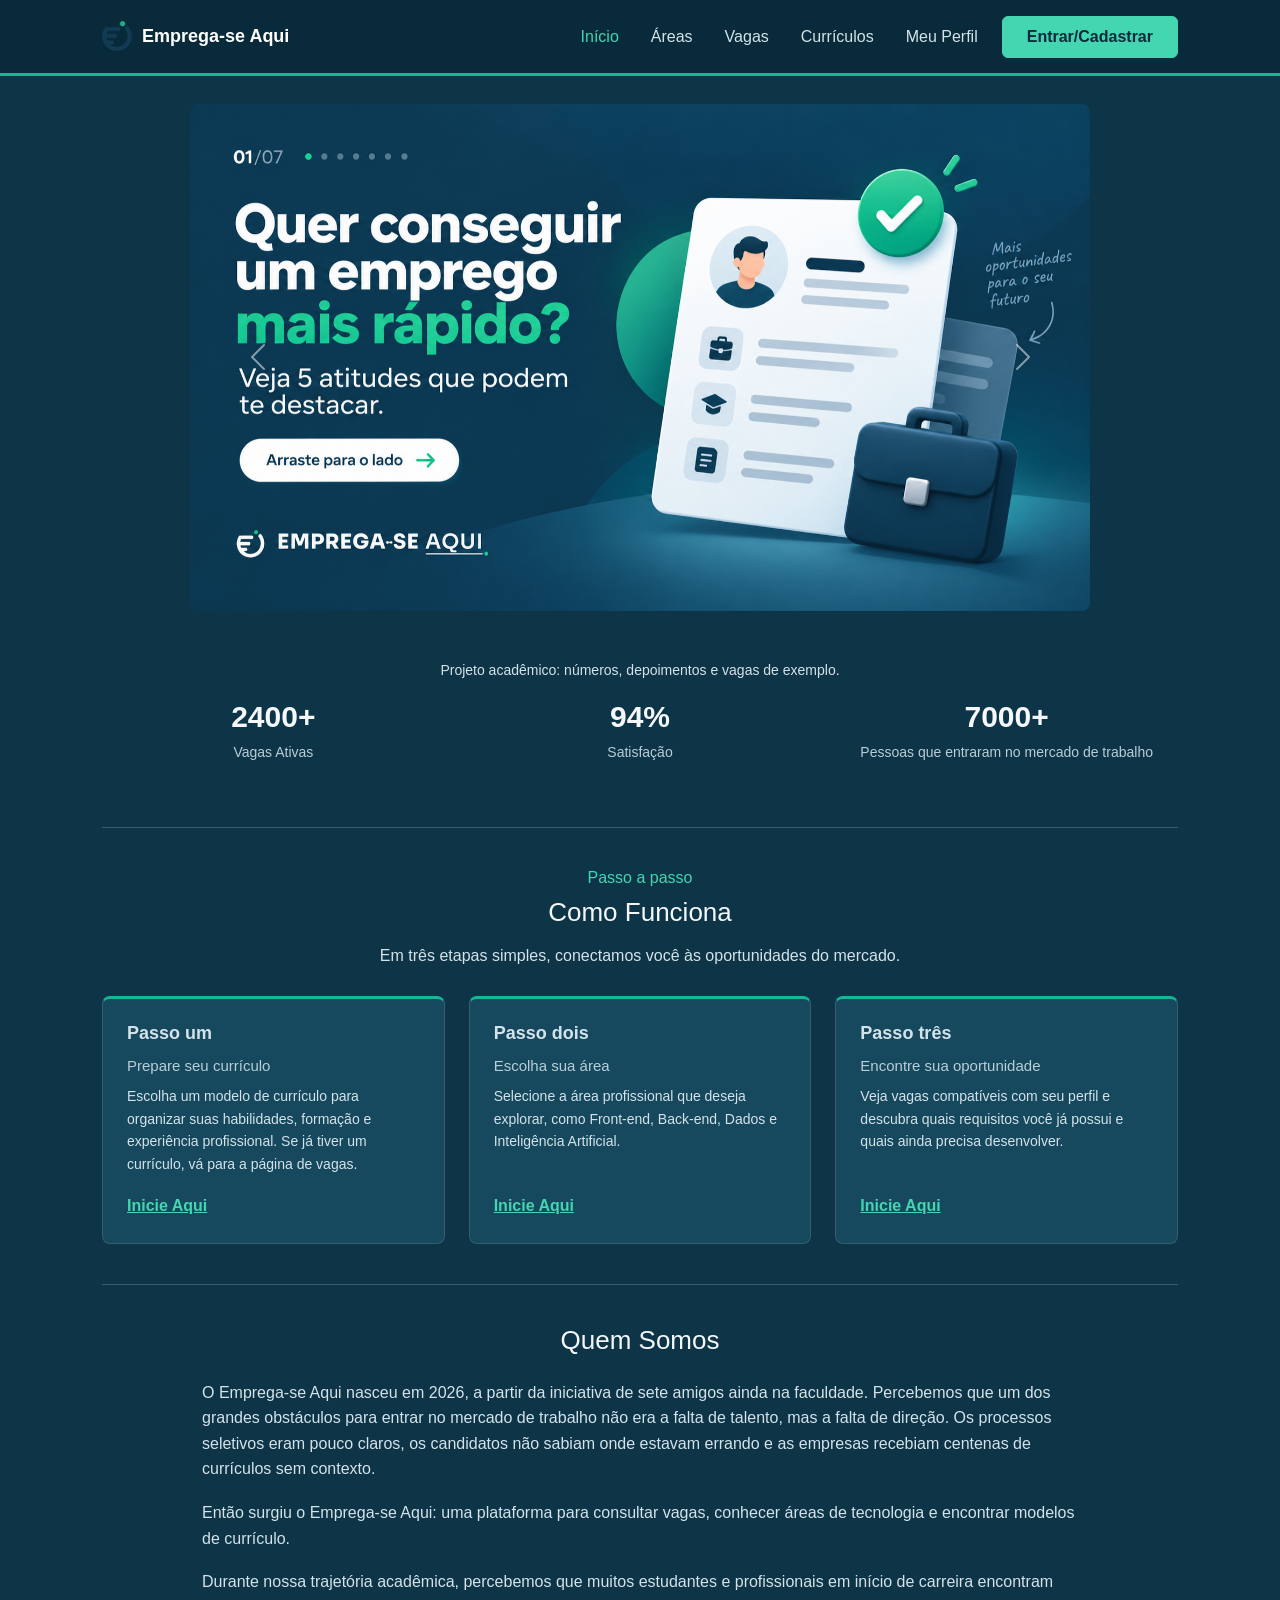
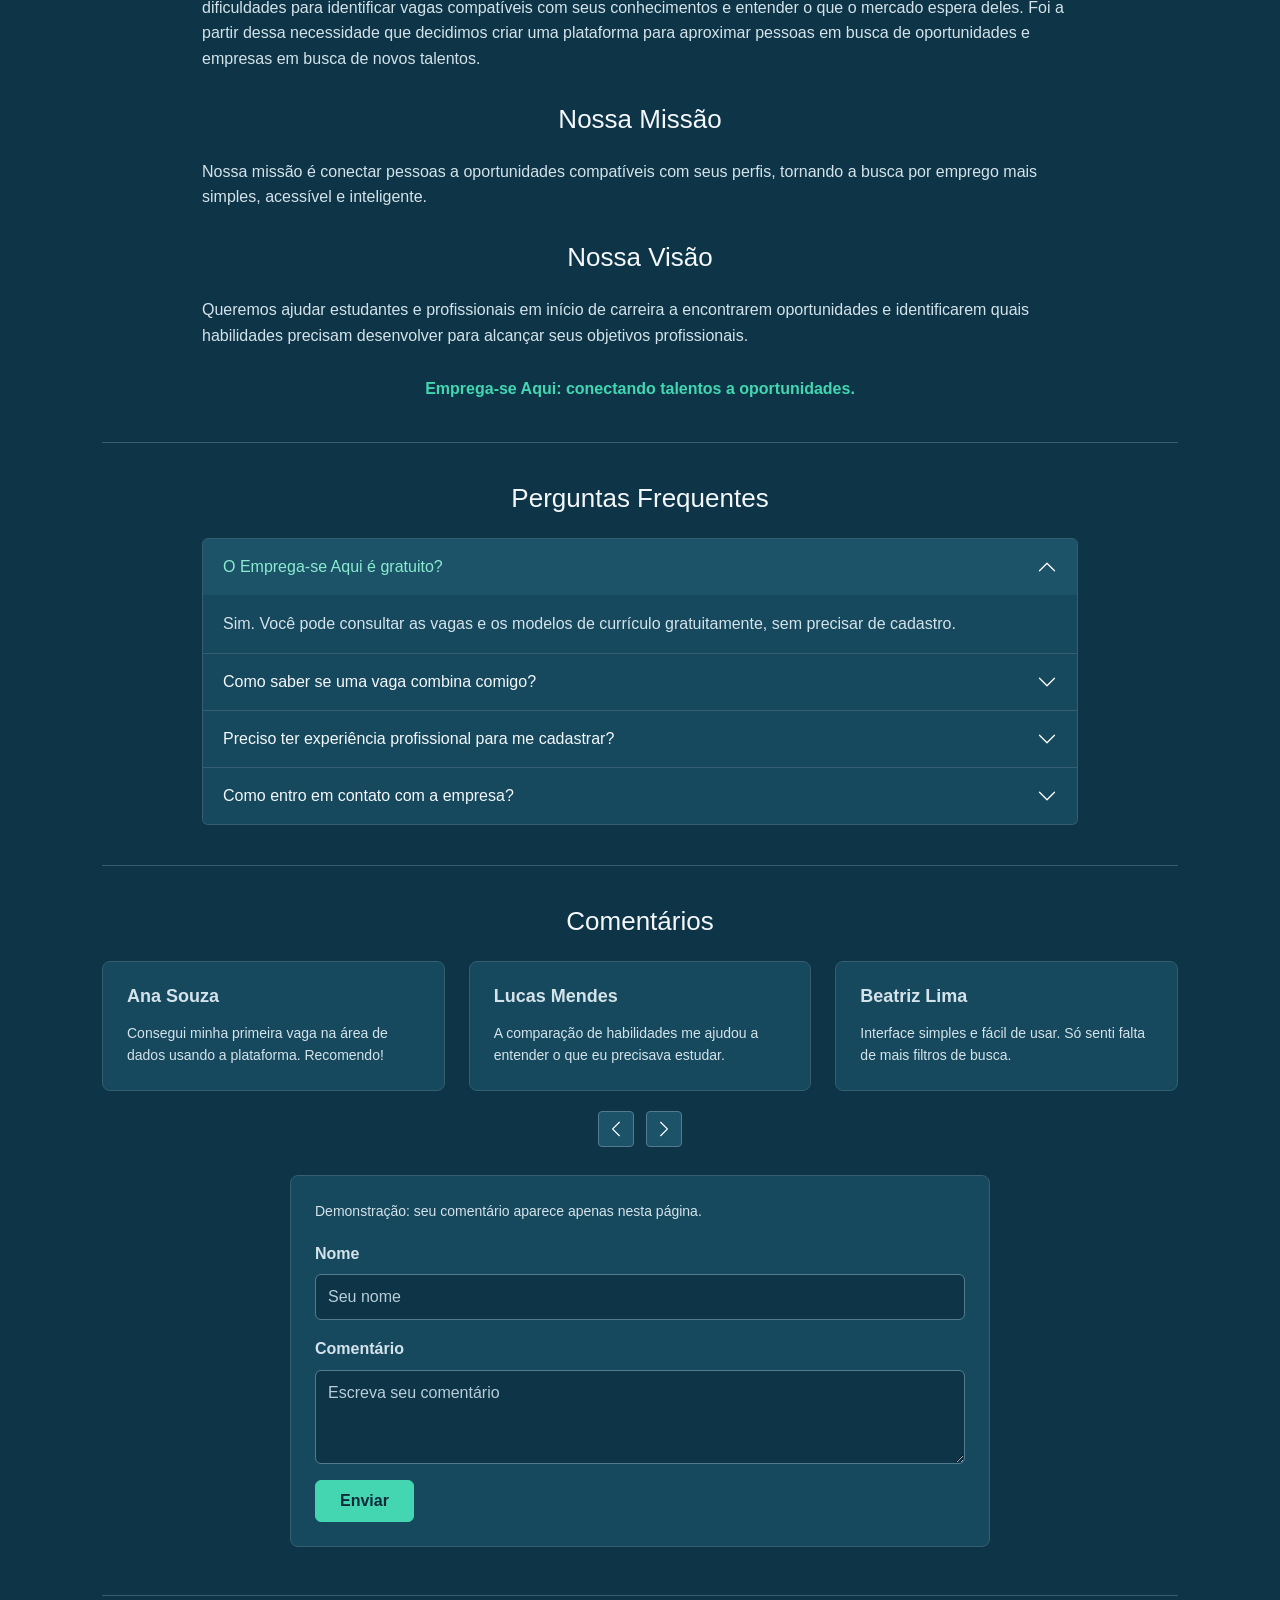
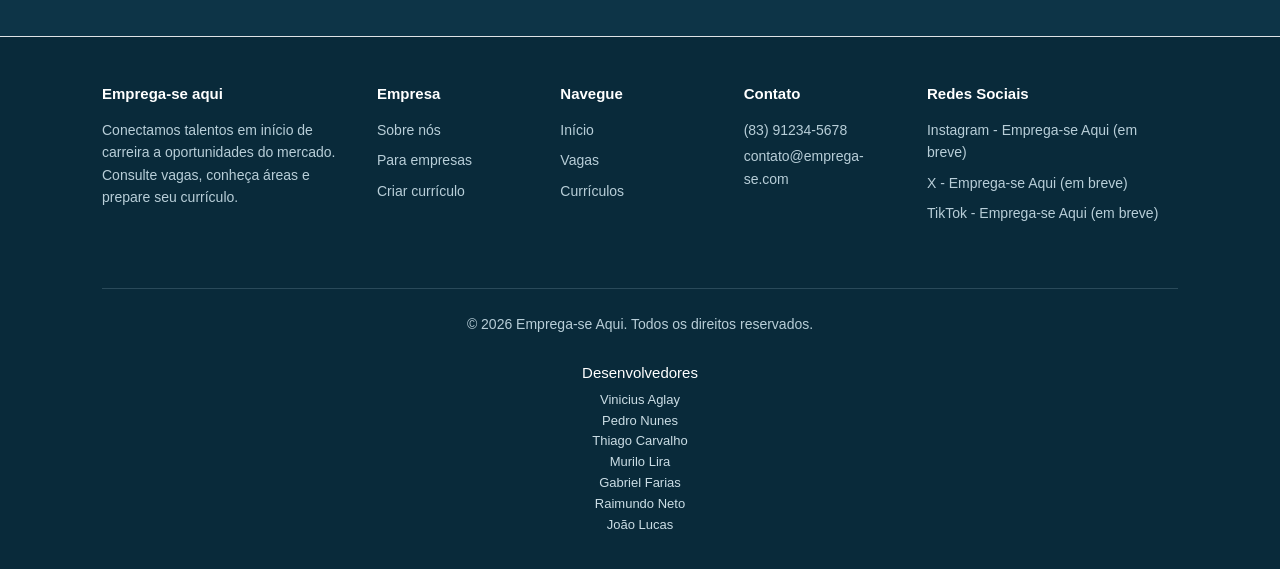
<file: index.html>
<!doctype html>
<html lang="pt-br">
  <head>
    <meta charset="UTF-8" />
    <meta name="viewport" content="width=device-width, initial-scale=1.0" />
    <link rel="stylesheet" href="https://cdn.jsdelivr.net/npm/bootstrap@5.3.8/dist/css/bootstrap.min.css">
    <link rel="stylesheet" href="styles.css" />
    <title>Emprega-se Aqui</title>
  </head>

  <body>
    <!-- NAV BAR -->
    <nav class="navbar navbar-expand-lg" data-bs-theme="dark">
      <div class="container">
        <a class="navbar-brand" href="index.html">
          <img src="logo_emprega_se_aqui_30x35.png" alt="Logo Emprega-se Aqui" width="30" height="35">
          Emprega-se Aqui
        </a>
        <button class="navbar-toggler" type="button" data-bs-toggle="collapse" data-bs-target="#navbarNav"
          aria-controls="navbarNav" aria-expanded="false" aria-label="Abrir menu">
          <span class="navbar-toggler-icon"></span>
        </button>
        <div class="collapse navbar-collapse" id="navbarNav">
          <ul class="navbar-nav align-items-lg-center">
            <li class="nav-item"><a class="nav-link active" aria-current="page" href="index.html">Início</a></li>
            <li class="nav-item"><a class="nav-link" href="area.html">Áreas</a></li>
            <li class="nav-item"><a class="nav-link" href="vagas.html">Vagas</a></li>
            <li class="nav-item"><a class="nav-link" href="curriculo.html">Currículos</a></li>
            <li class="nav-item"><a class="nav-link" href="perfil.html">Meu Perfil</a></li>
            <li class="nav-item"><a class="btn btn-primary acesso-empresa" href="empresa.html">Entrar/Cadastrar</a></li>
          </ul>
        </div>
      </div>
    </nav>

    <!-- Banners -->

    <div id="carouselBanner" class="carousel slide">
      <div class="carousel-inner">
        <div class="carousel-item active">
          <img
            src="01_conquiste_seu_emprego_mais_rapido.png"
            class="d-block w-100"
            alt="Conquiste seu emprego mais rápido"
          />
        </div>
        <div class="carousel-item">
          <img
            src="02_nao_e_so_experiencia_e_talento.png"
            class="d-block w-100"
            alt="Não é só experiência, é talento"
          />
        </div>
        <div class="carousel-item">
          <img
            src="03_atualize_seu_curriculo_com_confianca.png"
            class="d-block w-100"
            alt="Atualize seu currículo com confiança"
          />
        </div>
        <div class="carousel-item">
          <img
            src="04_adapte_se_a_vaga_analise_e_destaque_seu_curriculo.png"
            class="d-block w-100"
            alt="Adapte seu currículo à vaga"
          />
        </div>
        <div class="carousel-item">
          <img
            src="05_cuide_do_seu_perfil_profissional.png"
            class="d-block w-100"
            alt="Cuide do seu perfil profissional"
          />
        </div>
        <div class="carousel-item">
          <img
            src="06_prepare_se_para_grandes_entrevistas.png"
            class="d-block w-100"
            alt="Prepare-se para entrevistas"
          />
        </div>
        <div class="carousel-item">
          <img
            src="07_seu_proximo_emprego_comeca_hoje.png"
            class="d-block w-100"
            alt="Seu próximo emprego começa hoje"
          />
        </div>
      </div>
      <button
        class="carousel-control-prev"
        type="button"
        data-bs-target="#carouselBanner"
        data-bs-slide="prev"
      >
        <span class="carousel-control-prev-icon" aria-hidden="true"></span>
        <span class="visually-hidden">Anterior</span>
      </button>
      <button
        class="carousel-control-next"
        type="button"
        data-bs-target="#carouselBanner"
        data-bs-slide="next"
      >
        <span class="carousel-control-next-icon" aria-hidden="true"></span>
        <span class="visually-hidden">Próximo</span>
      </button>
    </div>

    <!--Grid cards-->

    <div class="container text-center my-5 estatisticas">
      <p class="small">Projeto acadêmico: números, depoimentos e vagas de exemplo.</p>
      <div class="row">
        <div class="col-md-4 mb-3">
          <h3 class="fw-bold">2400+</h3>
          <p class="text-muted mb-0">Vagas Ativas</p>
        </div>
        <div class="col-md-4 mb-3">
          <h3 class="fw-bold">94%</h3>
          <p class="text-muted mb-0">Satisfação</p>
        </div>
        <div class="col-md-4 mb-3">
          <h3 class="fw-bold">7000+</h3>
          <p class="text-muted mb-0">
            Pessoas que entraram no mercado de trabalho
          </p>
        </div>
      </div>
    </div>

    <hr />

    <!--Como funciona-->
    <div class="container como-funciona">
      <h6>Passo a passo</h6>
      <h3>Como Funciona</h3>
      <p>
        Em três etapas simples, conectamos você às oportunidades do mercado.
      </p>
    </div>

    <div class="cards container">
      <div class="card">
        <div class="card-body">
          <h5 class="card-title">Passo um</h5>
          <h6 class="card-subtitle mb-2 text-body-secondary">
            Prepare seu currículo
          </h6>
          <p class="card-text">
            Escolha um modelo de currículo para organizar suas habilidades, formação e
            experiência profissional. Se já tiver um currículo, vá para a página de vagas.
          </p>
          <a href="curriculo.html" class="card-link"> Inicie Aqui</a>
        </div>
      </div>

      <div class="card">
        <div class="card-body">
          <h5 class="card-title">Passo dois</h5>
          <h6 class="card-subtitle mb-2 text-body-secondary">
            Escolha sua área
          </h6>
          <p class="card-text">
            Selecione a área profissional que deseja explorar, como Front-end,
            Back-end, Dados e Inteligência Artificial.
          </p>
          <a href="area.html" class="card-link"> Inicie Aqui</a>
        </div>
      </div>

      <div class="card">
        <div class="card-body">
          <h5 class="card-title">Passo três</h5>
          <h6 class="card-subtitle mb-2 text-body-secondary">
            Encontre sua oportunidade
          </h6>
          <p class="card-text">
            Veja vagas compatíveis com seu perfil e descubra quais requisitos
            você já possui e quais ainda precisa desenvolver.
          </p>
          <a href="vagas.html" class="card-link"> Inicie Aqui</a>
        </div>
      </div>
    </div>

    <hr />

    <!--Quem Somos -->
    <div class="container quem-somos" id="sobre-nos">
      <h2>Quem Somos</h2>
      <p>
        O Emprega-se Aqui nasceu em 2026, a partir da iniciativa de sete amigos
        ainda na faculdade. Percebemos que um dos grandes obstáculos para entrar
        no mercado de trabalho não era a falta de talento, mas a falta de
        direção. Os processos seletivos eram pouco claros, os candidatos não
        sabiam onde estavam errando e as empresas recebiam centenas de
        currículos sem contexto.
      </p>

      <p>
        Então surgiu o Emprega-se Aqui: uma plataforma para consultar vagas,
        conhecer áreas de tecnologia e encontrar modelos de currículo.
      </p>

      <p>
        Durante nossa trajetória acadêmica, percebemos que muitos estudantes e
        profissionais em início de carreira encontram dificuldades para
        identificar vagas compatíveis com seus conhecimentos e entender o que o
        mercado espera deles. Foi a partir dessa necessidade que decidimos criar
        uma plataforma para aproximar pessoas em busca de oportunidades e
        empresas em busca de novos talentos.
      </p>

      <h2>Nossa Missão</h2>
      <p>
        Nossa missão é conectar pessoas a oportunidades compatíveis com seus
        perfis, tornando a busca por emprego mais simples, acessível e
        inteligente.
      </p>

      <h2>Nossa Visão</h2>
      <p>
        Queremos ajudar estudantes e profissionais em início de carreira a
        encontrarem oportunidades e identificarem quais habilidades precisam
        desenvolver para alcançar seus objetivos profissionais.
      </p>

      <b>Emprega-se Aqui: conectando talentos a oportunidades.</b>
    </div>

    <hr />

    <!--FAQ-->
    <div class="container faq-section">
      <h2>Perguntas Frequentes</h2>
      <div class="accordion" id="faqAccordion">
        <div class="accordion-item">
          <h2 class="accordion-header">
            <button
              class="accordion-button"
              type="button"
              data-bs-toggle="collapse"
              data-bs-target="#faq1"
            >
              O Emprega-se Aqui é gratuito?
            </button>
          </h2>
          <div
            id="faq1"
            class="accordion-collapse collapse show"
            data-bs-parent="#faqAccordion"
          >
            <div class="accordion-body">
              Sim. Você pode consultar as vagas e os modelos de currículo
              gratuitamente, sem precisar de cadastro.
            </div>
          </div>
        </div>
        <div class="accordion-item">
          <h2 class="accordion-header">
            <button
              class="accordion-button collapsed"
              type="button"
              data-bs-toggle="collapse"
              data-bs-target="#faq2"
            >
              Como saber se uma vaga combina comigo?
            </button>
          </h2>
          <div
            id="faq2"
            class="accordion-collapse collapse"
            data-bs-parent="#faqAccordion"
          >
            <div class="accordion-body">
              Confira as habilidades listadas na vaga e compare com o que
              você já sabe. A comparação automática ainda não está disponível.
            </div>
          </div>
        </div>
        <div class="accordion-item">
          <h2 class="accordion-header">
            <button
              class="accordion-button collapsed"
              type="button"
              data-bs-toggle="collapse"
              data-bs-target="#faq3"
            >
              Preciso ter experiência profissional para me cadastrar?
            </button>
          </h2>
          <div
            id="faq3"
            class="accordion-collapse collapse"
            data-bs-parent="#faqAccordion"
          >
            <div class="accordion-body">
              Não. A plataforma é voltada também para estudantes e profissionais
              em início de carreira.
            </div>
          </div>
        </div>
        <div class="accordion-item">
          <h2 class="accordion-header">
            <button
              class="accordion-button collapsed"
              type="button"
              data-bs-toggle="collapse"
              data-bs-target="#faq4"
            >
              Como entro em contato com a empresa?
            </button>
          </h2>
          <div
            id="faq4"
            class="accordion-collapse collapse"
            data-bs-parent="#faqAccordion"
          >
            <div class="accordion-body">
              Abra os detalhes da vaga para consultar o contato informado.
              As vagas de exemplo não recebem candidaturas reais.
            </div>
          </div>
        </div>
      </div>
    </div>

    <hr />

    <!--Comentários-->
    <div class="container comments-section">
      <h2>Comentários</h2>

      <div
        id="commentsCarousel"
        class="carousel slide comments-carousel"
        data-bs-ride="carousel"
      >
        <div class="carousel-inner">
          <div class="carousel-item active">
            <div class="comment-slide">
              <div class="card comment-card">
                <div class="card-body">
                  <h5 class="card-title">Ana Souza</h5>
                  <p class="card-text">
                    Consegui minha primeira vaga na área de dados usando a
                    plataforma. Recomendo!
                  </p>
                </div>
              </div>
              <div class="card comment-card">
                <div class="card-body">
                  <h5 class="card-title">Lucas Mendes</h5>
                  <p class="card-text">
                    A comparação de habilidades me ajudou a entender o que eu
                    precisava estudar.
                  </p>
                </div>
              </div>
              <div class="card comment-card">
                <div class="card-body">
                  <h5 class="card-title">Beatriz Lima</h5>
                  <p class="card-text">
                    Interface simples e fácil de usar. Só senti falta de mais
                    filtros de busca.
                  </p>
                </div>
              </div>
            </div>
          </div>
          <div class="carousel-item">
            <div class="comment-slide">
              <div class="card comment-card">
                <div class="card-body">
                  <h5 class="card-title">Rafael Costa</h5>
                  <p class="card-text">
                    Muito bom para quem está começando na área de tecnologia.
                  </p>
                </div>
              </div>
              <div class="card comment-card">
                <div class="card-body">
                  <h5 class="card-title">Juliana Alves</h5>
                  <p class="card-text">
                    Gostei bastante do passo a passo, ficou tudo bem explicado.
                  </p>
                </div>
              </div>
              <div class="card comment-card">
                <div class="card-body">
                  <h5 class="card-title">Marcos Vieira</h5>
                  <p class="card-text">
                    Encontrei uma vaga compatível com meu perfil em poucos dias.
                  </p>
                </div>
              </div>
            </div>
          </div>
        </div>
        <button
          class="carousel-control-prev"
          type="button"
          data-bs-target="#commentsCarousel"
          aria-label="Comentários anteriores"
          data-bs-slide="prev"
        >
          <span class="carousel-control-prev-icon" aria-hidden="true"></span>
        </button>
        <button
          class="carousel-control-next"
          type="button"
          data-bs-target="#commentsCarousel"
          aria-label="Próximos comentários"
          data-bs-slide="next"
        >
          <span class="carousel-control-next-icon" aria-hidden="true"></span>
        </button>
      </div>

      <div id="novosComentarios"></div>
      <form class="comment-form">
        <p class="small">Demonstração: seu comentário aparece apenas nesta página.</p>
        <div class="mb-3">
          <label for="commentName" class="form-label">Nome</label>
          <input
            type="text"
            class="form-control"
            id="commentName" required maxlength="80"
            placeholder="Seu nome"
          />
        </div>
        <div class="mb-3">
          <label for="commentText" class="form-label">Comentário</label>
          <textarea
            class="form-control"
            id="commentText" required maxlength="500"
            rows="3"
            placeholder="Escreva seu comentário"
          ></textarea>
        </div>
        <button type="submit" class="btn btn-primary">Enviar</button>
        <p id="avisoComentario" role="status" aria-atomic="true" tabindex="-1" class="mt-3 mb-0" hidden></p>
      </form>
    </div>

    <hr />
    <!-- FOOTER -->
    <footer class="pt-5 pb-3 border-top">
      <div class="container">
        <div class="row">
          <div class="col-md-3 mb-4">
            <h5 class="fw-bold mb-3">Emprega-se aqui</h5>
            <p class="text-muted small">
              Conectamos talentos em início de carreira a oportunidades do mercado.
              Consulte vagas, conheça áreas e prepare seu currículo.
            </p>
          </div>

          <div class="col-md-2 mb-4">
            <h5 class="fw-bold mb-3">Empresa</h5>
            <ul class="list-unstyled small">
              <li class="mb-2">
                <a href="index.html#sobre-nos" class="text-decoration-none text-secondary"
                  >Sobre nós</a>
              </li>
              <li class="mb-2">
                <a href="empresa.html" class="text-decoration-none text-secondary"
                  >Para empresas</a>
              </li>
              <li class="mb-2">
                <a href="curriculo.html" class="text-decoration-none text-secondary"
                  >Criar currículo</a>
              </li>
            </ul>
          </div>

          <div class="col-md-2 mb-4">
            <h5 class="fw-bold mb-3">Navegue</h5>
            <ul class="list-unstyled small">
              <li class="mb-2">
                <a href="index.html" class="text-decoration-none text-secondary"
                  >Início</a>
              </li>
              <li class="mb-2">
                <a href="vagas.html" class="text-decoration-none text-secondary"
                  >Vagas</a>
              </li>
              <li class="mb-2">
                <a href="curriculo.html" class="text-decoration-none text-secondary"
                  >Currículos</a>
              </li>
            </ul>
          </div>

          <div class="col-md-2 mb-4">
            <h5 class="fw-bold mb-3">Contato</h5>
            <p class="small text-muted mb-1">(83) 91234-5678</p>
            <p class="small text-muted">contato@emprega-se.com</p>
          </div>

          <div class="col-md-3 mb-4">
            <h5 class="fw-bold mb-3">Redes Sociais</h5>
            <ul class="list-unstyled small">
              <li class="mb-2">
                <span class="text-secondary">Instagram - Emprega-se Aqui (em breve)</span>
              </li>
              <li class="mb-2">
                <span class="text-secondary">X - Emprega-se Aqui (em breve)</span>
              </li>
              <li class="mb-2">
                <span class="text-secondary">TikTok - Emprega-se Aqui (em breve)</span>
              </li>
            </ul>
          </div>
        </div>

        <hr class="my-4" />

        <div class="text-center">
          <p class="text-muted small mb-0">
            &copy; 2026 Emprega-se Aqui. Todos os direitos reservados.
          </p>
        </div>

        <div class="desenvolvedores">
          <h6>Desenvolvedores</h6>
          <p>
            Vinicius Aglay <br />
            Pedro Nunes <br />
            Thiago Carvalho <br />
            Murilo Lira <br />
            Gabriel Farias <br />
            Raimundo Neto <br />
            João Lucas
          </p>
        </div>
      </div>
    </footer>

    
      <script src="https://cdn.jsdelivr.net/npm/bootstrap@5.3.8/dist/js/bootstrap.bundle.min.js"></script>
    <script src="script.js"></script>
</body>
</html>
</file>
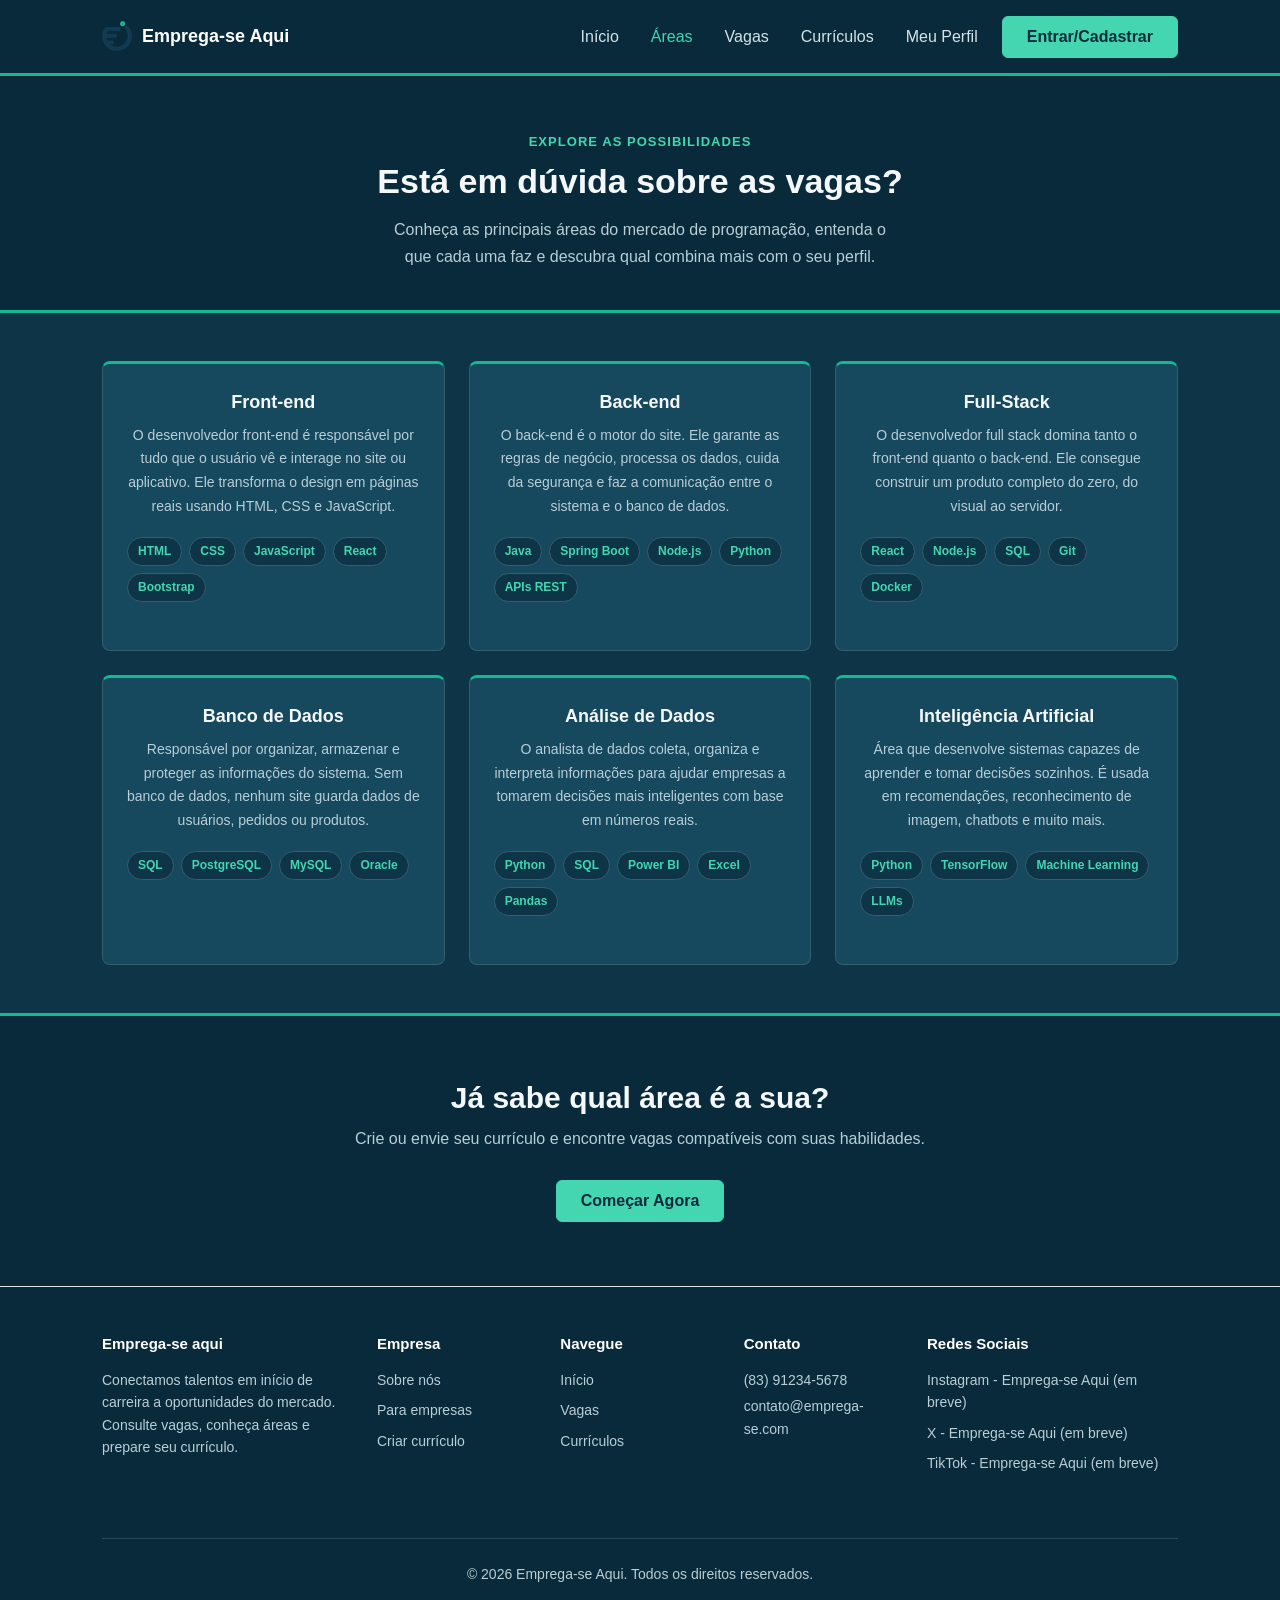
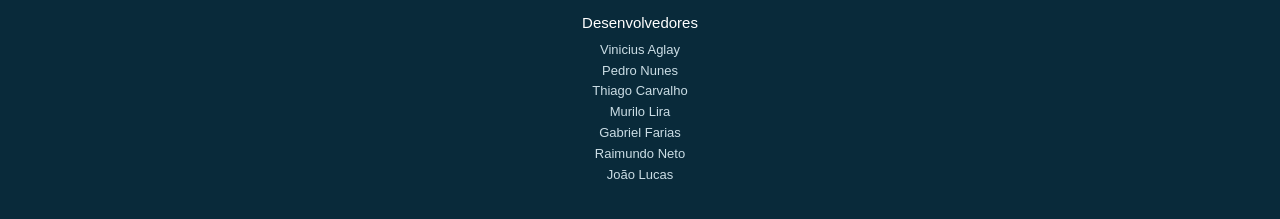
<file: area.html>
<!DOCTYPE html>
<html lang="pt-br">

<head>
    <meta charset="UTF-8">
    <meta name="viewport" content="width=device-width, initial-scale=1.0">

    <title>Áreas — Emprega-se Aqui</title>

    <link rel="stylesheet" href="https://cdn.jsdelivr.net/npm/bootstrap@5.3.8/dist/css/bootstrap.min.css">

    <link rel="stylesheet" href="styles.css">
</head>

<body>

    <nav class="navbar navbar-expand-lg" data-bs-theme="dark">
      <div class="container">
        <a class="navbar-brand" href="index.html">
          <img src="logo_emprega_se_aqui_30x35.png" alt="Logo Emprega-se Aqui" width="30" height="35">
          Emprega-se Aqui
        </a>
        <button class="navbar-toggler" type="button" data-bs-toggle="collapse" data-bs-target="#navbarNav"
          aria-controls="navbarNav" aria-expanded="false" aria-label="Abrir menu">
          <span class="navbar-toggler-icon"></span>
        </button>
        <div class="collapse navbar-collapse" id="navbarNav">
          <ul class="navbar-nav align-items-lg-center">
            <li class="nav-item"><a class="nav-link" href="index.html">Início</a></li>
            <li class="nav-item"><a class="nav-link active" aria-current="page" href="area.html">Áreas</a></li>
            <li class="nav-item"><a class="nav-link" href="vagas.html">Vagas</a></li>
            <li class="nav-item"><a class="nav-link" href="curriculo.html">Currículos</a></li>
            <li class="nav-item"><a class="nav-link" href="perfil.html">Meu Perfil</a></li>
            <li class="nav-item"><a class="btn btn-primary acesso-empresa" href="empresa.html">Entrar/Cadastrar</a></li>
          </ul>
        </div>
      </div>
    </nav>
    
    <div class="areas-hero">
        <div class="container">
            <p class="areas-rotulo">Explore as possibilidades</p>
            <h1 class="areas-titulo">Está em dúvida sobre as vagas?</h1>
            <p class="areas-subtitulo">
                Conheça as principais áreas do mercado de programação, entenda o que cada uma
                faz e descubra qual combina mais com o seu perfil.
            </p>
        </div>
    </div>


    <div class="container my-5">
        <div class="row g-4">

            <!-- Front-end -->
            <div class="col-md-6 col-lg-4">
                <div class="area-card text-center">
                    <h5 class="area-nome">Front-end</h5>
                    <p class="area-desc">
                        O desenvolvedor front-end é responsável por tudo que o usuário vê e interage no site ou aplicativo.
                        Ele transforma o design em páginas reais usando HTML, CSS e JavaScript.
                    </p>
                    <div class="area-techs">
                        <span class="tech-tag">HTML</span>
                        <span class="tech-tag">CSS</span>
                        <span class="tech-tag">JavaScript</span>
                        <span class="tech-tag">React</span>
                        <span class="tech-tag">Bootstrap</span>
                    </div>
                </div>
            </div>

            <!-- Back-end -->
            <div class="col-md-6 col-lg-4">
                <div class="area-card text-center">
                    <h5 class="area-nome">Back-end</h5>
                    <p class="area-desc">
                        O back-end é o motor do site. Ele garante as regras de negócio, processa os dados,
                        cuida da segurança e faz a comunicação entre o sistema e o banco de dados.
                    </p>
                    <div class="area-techs">
                        <span class="tech-tag">Java</span>
                        <span class="tech-tag">Spring Boot</span>
                        <span class="tech-tag">Node.js</span>
                        <span class="tech-tag">Python</span>
                        <span class="tech-tag">APIs REST</span>
                    </div>
                </div>
            </div>

            <!-- Full-Stack -->
            <div class="col-md-6 col-lg-4">
                <div class="area-card text-center">
                    <h5 class="area-nome">Full-Stack</h5>
                    <p class="area-desc">
                        O desenvolvedor full stack domina tanto o front-end quanto o back-end.
                        Ele consegue construir um produto completo do zero, do visual ao servidor.
                    </p>
                    <div class="area-techs">
                        <span class="tech-tag">React</span>
                        <span class="tech-tag">Node.js</span>
                        <span class="tech-tag">SQL</span>
                        <span class="tech-tag">Git</span>
                        <span class="tech-tag">Docker</span>
                    </div>
                </div>
            </div>

            <!-- Banco de Dados -->
            <div class="col-md-6 col-lg-4">
                <div class="area-card text-center">
                    <h5 class="area-nome">Banco de Dados</h5>
                    <p class="area-desc">
                        Responsável por organizar, armazenar e proteger as informações do sistema.
                        Sem banco de dados, nenhum site guarda dados de usuários, pedidos ou produtos.
                    </p>
                    <div class="area-techs">
                        <span class="tech-tag">SQL</span>
                        <span class="tech-tag">PostgreSQL</span>
                        <span class="tech-tag">MySQL</span>
                        <span class="tech-tag">Oracle</span>
                    </div>
                </div>
            </div>

            <!-- Análise de Dados -->
            <div class="col-md-6 col-lg-4">
                <div class="area-card text-center">
                    <h5 class="area-nome">Análise de Dados</h5>
                    <p class="area-desc">
                        O analista de dados coleta, organiza e interpreta informações para ajudar empresas
                        a tomarem decisões mais inteligentes com base em números reais.
                    </p>
                    <div class="area-techs">
                        <span class="tech-tag">Python</span>
                        <span class="tech-tag">SQL</span>
                        <span class="tech-tag">Power BI</span>
                        <span class="tech-tag">Excel</span>
                        <span class="tech-tag">Pandas</span>
                    </div>
                </div>
            </div>

            <!-- Inteligência Artificial -->
            <div class="col-md-6 col-lg-4">
                <div class="area-card text-center">
                    <h5 class="area-nome">Inteligência Artificial</h5>
                    <p class="area-desc">
                        Área que desenvolve sistemas capazes de aprender e tomar decisões sozinhos.
                        É usada em recomendações, reconhecimento de imagem, chatbots e muito mais.
                    </p>
                    <div class="area-techs">
                        <span class="tech-tag">Python</span>
                        <span class="tech-tag">TensorFlow</span>
                        <span class="tech-tag">Machine Learning</span>
                        <span class="tech-tag">LLMs</span>
                    </div>
                </div>
            </div>

        </div>
    </div>

    <!-- CTA FINAL -->
    <div class="areas-cta">
        <div class="container">
            <h2>Já sabe qual área é a sua?</h2>
            <p>Crie ou envie seu currículo e encontre vagas compatíveis com suas habilidades.</p>
            <a href="curriculo.html" class="btn btn-primary">Começar Agora</a>
        </div>
    </div>

    <!-- FOOTER — igual aos outros arquivos, não alterado -->
    <footer class="pt-5 pb-3 border-top">
        <div class="container">
            <div class="row">
                <div class="col-md-3 mb-4">
                    <h5 class="fw-bold mb-3">Emprega-se aqui</h5>
                    <p class="text-muted small">
                        Conectamos talentos em início de carreira a oportunidades do mercado.
              Consulte vagas, conheça áreas e prepare seu currículo.
                    </p>
                </div>

                <div class="col-md-2 mb-4">
                    <h5 class="fw-bold mb-3">Empresa</h5>
                    <ul class="list-unstyled small">
                        <li class="mb-2"><a href="index.html#sobre-nos" class="text-decoration-none text-secondary">Sobre nós</a></li>
                        <li class="mb-2"><a href="empresa.html" class="text-decoration-none text-secondary">Para empresas</a></li>
                        <li class="mb-2"><a href="curriculo.html" class="text-decoration-none text-secondary">Criar currículo</a></li>
                    </ul>
                </div>

                <div class="col-md-2 mb-4">
                    <h5 class="fw-bold mb-3">Navegue</h5>
                    <ul class="list-unstyled small">
                        <li class="mb-2"><a href="index.html" class="text-decoration-none text-secondary">Início</a></li>
                        <li class="mb-2"><a href="vagas.html" class="text-decoration-none text-secondary">Vagas</a></li>
                        <li class="mb-2"><a href="curriculo.html" class="text-decoration-none text-secondary">Currículos</a></li>
                    </ul>
                </div>

                <div class="col-md-2 mb-4">
                    <h5 class="fw-bold mb-3">Contato</h5>
                    <p class="small text-muted mb-1">(83) 91234-5678</p>
                    <p class="small text-muted">contato@emprega-se.com</p>
                </div>

                <div class="col-md-3 mb-4">
                    <h5 class="fw-bold mb-3">Redes Sociais</h5>
                    <ul class="list-unstyled small">
                        <li class="mb-2"><span class="text-secondary">Instagram - Emprega-se Aqui (em breve)</span></li>
                        <li class="mb-2"><span class="text-secondary">X - Emprega-se Aqui (em breve)</span></li>
                        <li class="mb-2"><span class="text-secondary">TikTok - Emprega-se Aqui (em breve)</span></li>
                    </ul>
                </div>
            </div>

            <hr class="my-4" />

            <div class="text-center">
                <p class="text-muted small mb-0">&copy; 2026 Emprega-se Aqui. Todos os direitos reservados.</p>
            </div>

            <div class="desenvolvedores">
                <h6>Desenvolvedores</h6>
                <p>
                    Vinicius Aglay <br />
                    Pedro Nunes <br />
                    Thiago Carvalho <br />
                    Murilo Lira <br />
                    Gabriel Farias <br />
                    Raimundo Neto <br />
                    João Lucas
                </p>
            </div>
        </div>
    </footer>

    
    <script src="https://cdn.jsdelivr.net/npm/bootstrap@5.3.8/dist/js/bootstrap.bundle.min.js"></script>
    <script src="script.js"></script>
</body>

</html>
</file>
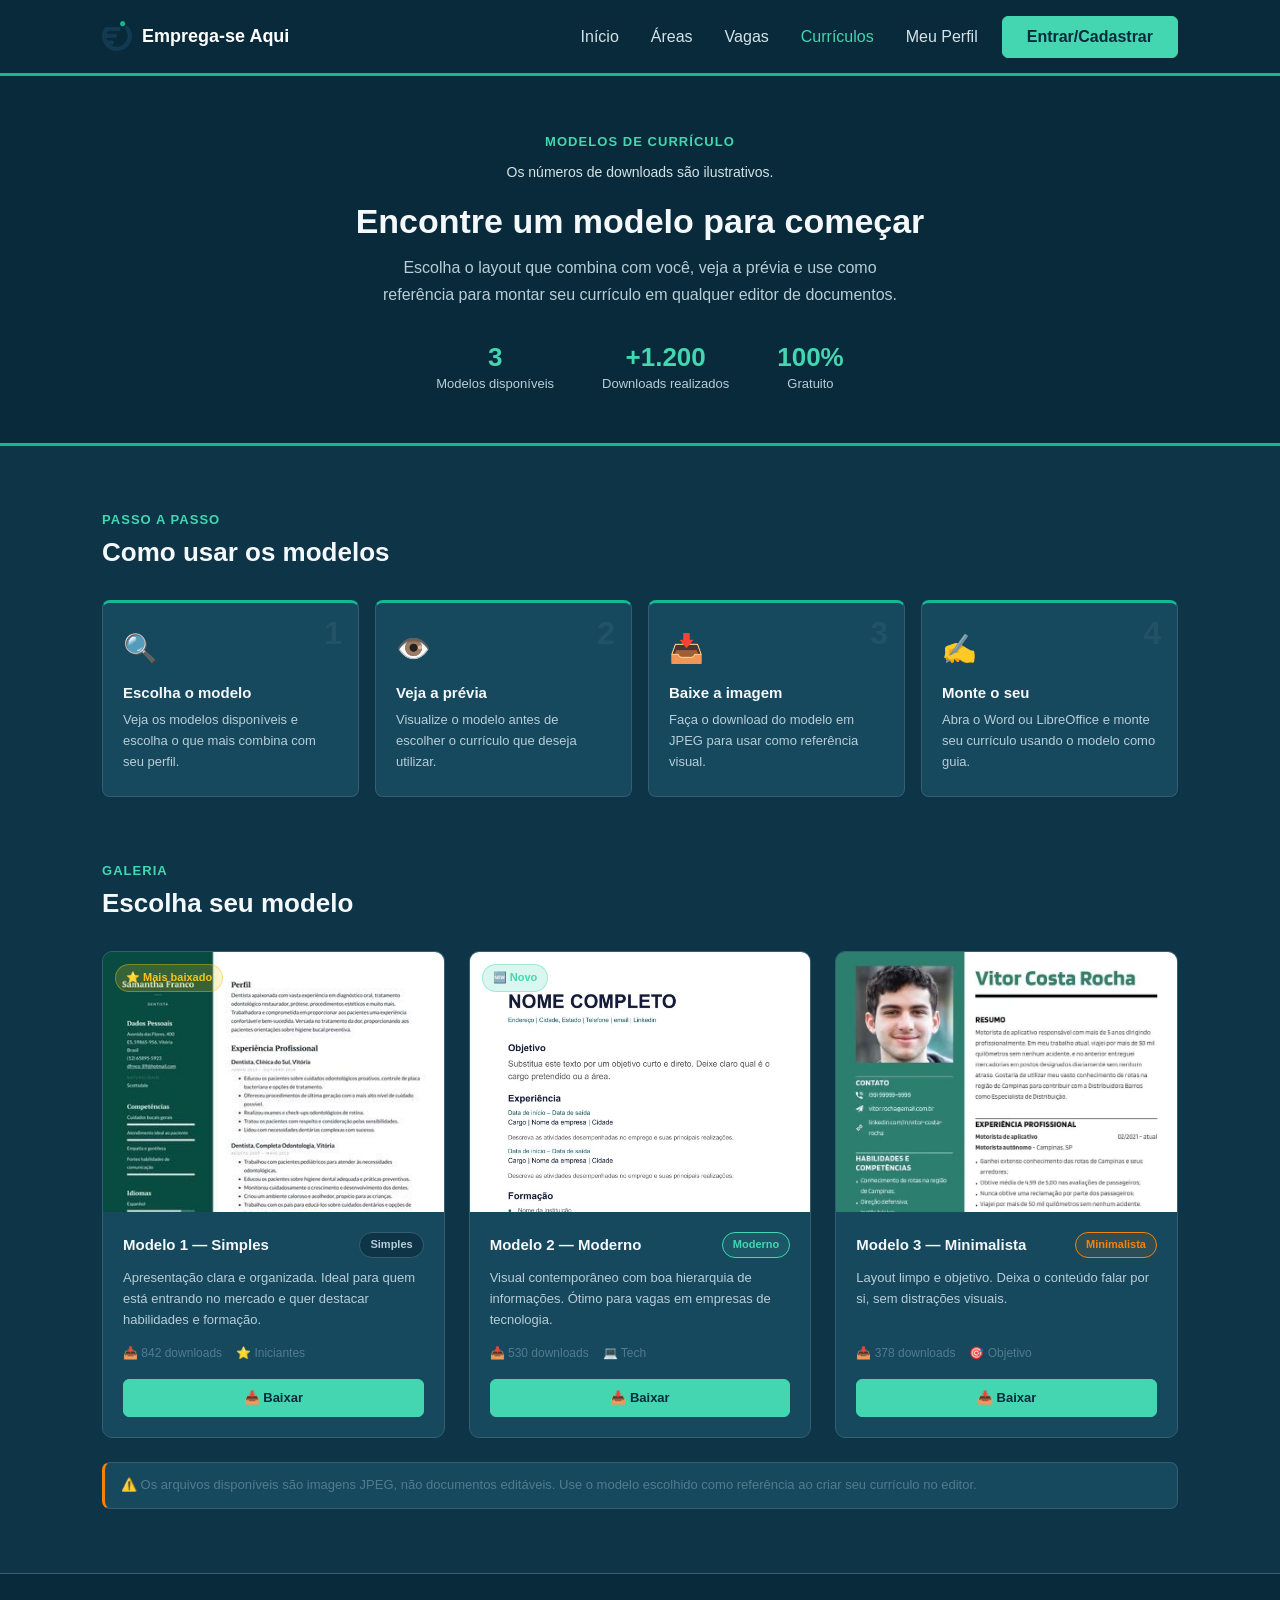
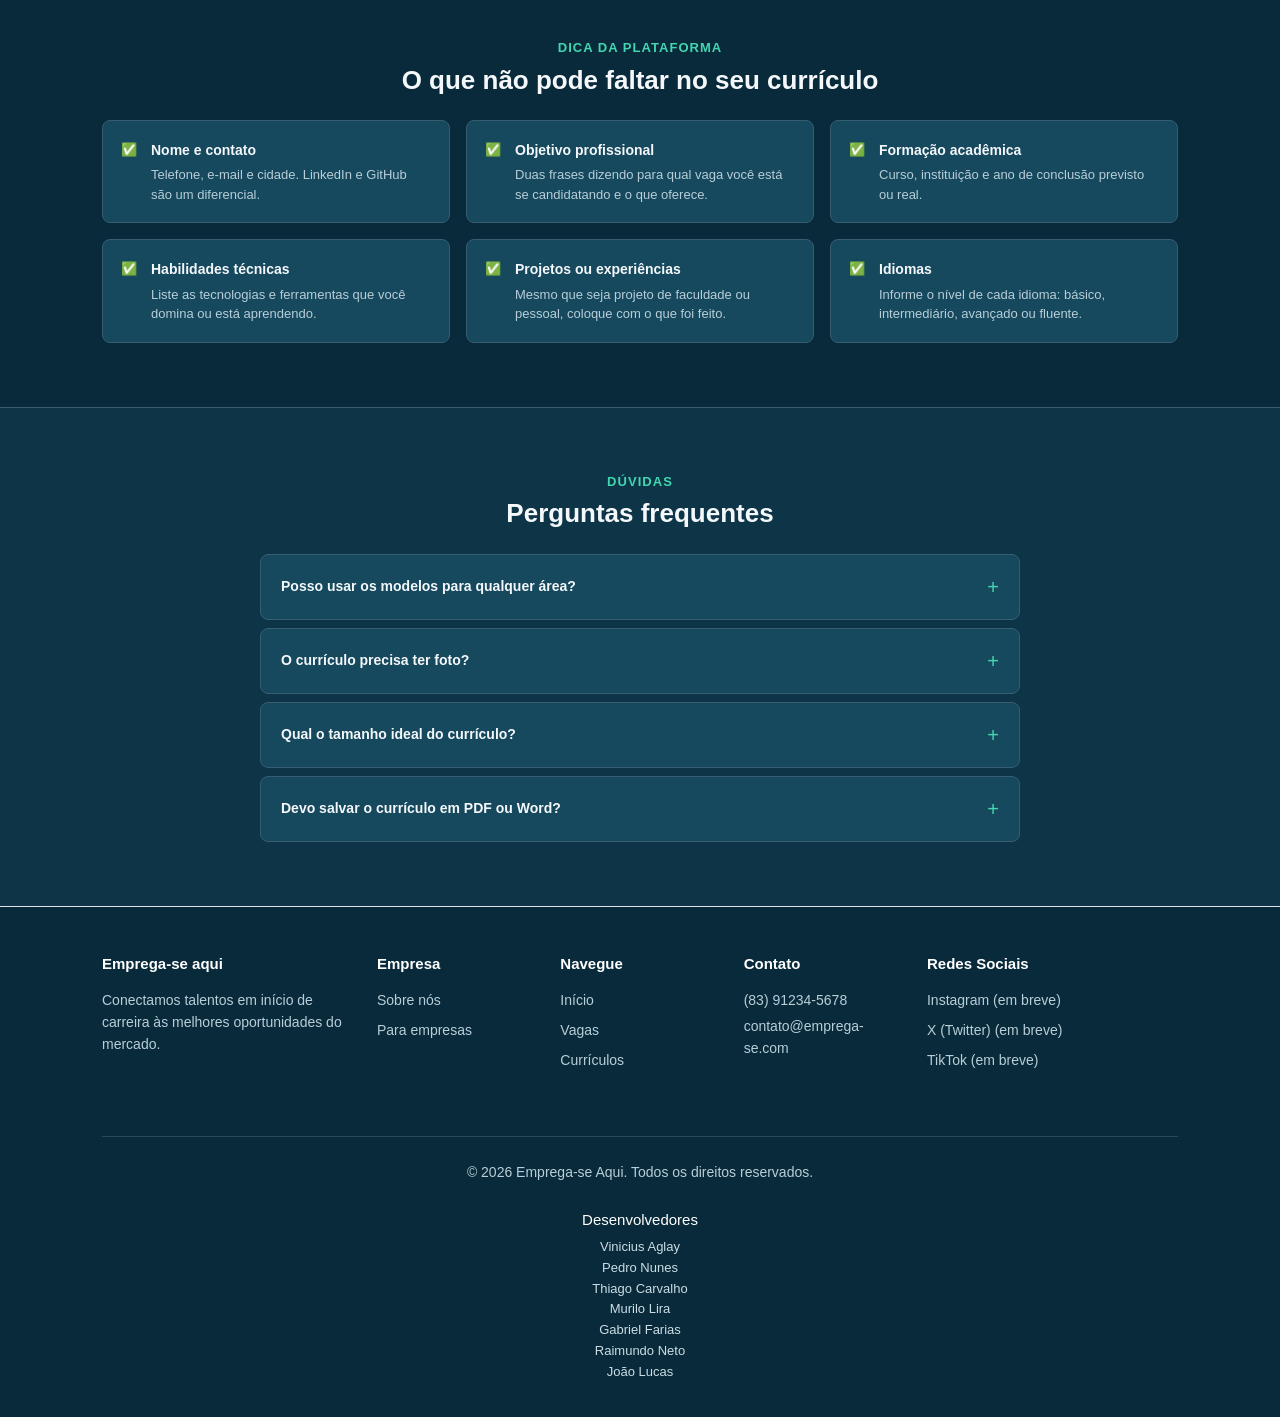
<file: curriculo.html>
<!DOCTYPE html>
<html lang="pt-br">

<head>
    <meta charset="UTF-8" />
    <meta name="viewport" content="width=device-width, initial-scale=1.0" />

    <link rel="stylesheet" href="https://cdn.jsdelivr.net/npm/bootstrap@5.3.8/dist/css/bootstrap.min.css">

    <link rel="stylesheet" href="styles.css">

    <title>Currículos — Emprega-se Aqui</title>
</head>

<body>

    <!-- NAVBAR -->
    <nav class="navbar navbar-expand-lg" data-bs-theme="dark">
      <div class="container">
        <a class="navbar-brand" href="index.html">
          <img src="logo_emprega_se_aqui_30x35.png" alt="Logo Emprega-se Aqui" width="30" height="35">
          Emprega-se Aqui
        </a>
        <button class="navbar-toggler" type="button" data-bs-toggle="collapse" data-bs-target="#navbarNav"
          aria-controls="navbarNav" aria-expanded="false" aria-label="Abrir menu">
          <span class="navbar-toggler-icon"></span>
        </button>
        <div class="collapse navbar-collapse" id="navbarNav">
          <ul class="navbar-nav align-items-lg-center">
            <li class="nav-item"><a class="nav-link" href="index.html">Início</a></li>
            <li class="nav-item"><a class="nav-link" href="area.html">Áreas</a></li>
            <li class="nav-item"><a class="nav-link" href="vagas.html">Vagas</a></li>
            <li class="nav-item"><a class="nav-link active" aria-current="page" href="curriculo.html">Currículos</a></li>
            <li class="nav-item"><a class="nav-link" href="perfil.html">Meu Perfil</a></li>
            <li class="nav-item"><a class="btn btn-primary acesso-empresa" href="empresa.html">Entrar/Cadastrar</a></li>
          </ul>
        </div>
      </div>
    </nav>


    <!-- HERO -->
    <div class="cur-hero">
        <div class="container">

            <p class="cur-rotulo">Modelos de currículo</p>
            <p class="small">Os números de downloads são ilustrativos.</p>

            <h1 class="cur-titulo">
                Encontre um modelo para começar
            </h1>

            <p class="cur-subtitulo">
                Escolha o layout que combina com você, veja a prévia e use como referência
                para montar seu currículo em qualquer editor de documentos.
            </p>

            <div class="cur-stats">

                <div class="cur-stat">
                    <strong>3</strong>
                    <p>Modelos disponíveis</p>
                </div>

                <div class="cur-stat">
                    <strong>+1.200</strong>
                    <p>Downloads realizados</p>
                </div>

                <div class="cur-stat">
                    <strong>100%</strong>
                    <p>Gratuito</p>
                </div>

            </div>
        </div>
    </div>


    <!-- COMO USAR -->
    <div class="container cur-como-usar">

        <div class="cur-secao-titulo">
            <p class="cur-rotulo-secao">Passo a passo</p>
            <h2>Como usar os modelos</h2>
        </div>

        <div class="row g-3">

            <div class="col-12 col-md-6 col-lg-3">
                <div class="cur-passo">

                    <div class="cur-passo-num">1</div>
                    <div class="cur-passo-icone">🔍</div>

                    <h4>Escolha o modelo</h4>

                    <p>
                        Veja os modelos disponíveis e escolha o que mais combina com seu perfil.
                    </p>

                </div>
            </div>


            <div class="col-12 col-md-6 col-lg-3">
                <div class="cur-passo">

                    <div class="cur-passo-num">2</div>
                    <div class="cur-passo-icone">👁️</div>

                    <h4>Veja a prévia</h4>

                    <p>
                        Visualize o modelo antes de escolher o currículo que deseja utilizar.
                    </p>

                </div>
            </div>


            <div class="col-12 col-md-6 col-lg-3">
                <div class="cur-passo">

                    <div class="cur-passo-num">3</div>
                    <div class="cur-passo-icone">📥</div>

                    <h4>Baixe a imagem</h4>

                    <p>
                        Faça o download do modelo em JPEG para usar como referência visual.
                    </p>

                </div>
            </div>


            <div class="col-12 col-md-6 col-lg-3">
                <div class="cur-passo">

                    <div class="cur-passo-num">4</div>
                    <div class="cur-passo-icone">✍️</div>

                    <h4>Monte o seu</h4>

                    <p>
                        Abra o Word ou LibreOffice e monte seu currículo usando o modelo como guia.
                    </p>

                </div>
            </div>

        </div>
    </div>


    <!-- GALERIA -->
    <div class="container cur-galeria-secao">

        <div class="cur-galeria-topo">

            <div class="cur-secao-titulo">
                <p class="cur-rotulo-secao">Galeria</p>
                <h2>Escolha seu modelo</h2>
            </div>

        </div>


        <div class="row g-4" id="galeria">

            <!-- Modelo 1 -->
            <div class="col-12 col-md-6 col-lg-4 d-flex cur-item">
                <div class="cur-card w-100">

                    <div class="cur-card-img-wrap">

                        <img src="template curriculo 01.jpg"
                            alt="Modelo 1 — simples e organizado"
                            loading="lazy">

                        <p class="cur-badge popular">
                            ⭐ Mais baixado
                        </p>

                    </div>


                    <div class="cur-card-body">

                        <div class="cur-card-topo">

                            <h3 class="cur-card-titulo">
                                Modelo 1 — Simples
                            </h3>

                            <p class="cur-estilo-tag">
                                Simples
                            </p>

                        </div>


                        <p class="cur-card-desc">
                            Apresentação clara e organizada. Ideal para quem está
                            entrando no mercado e quer destacar habilidades e formação.
                        </p>


                        <div class="cur-card-info">

                            <p>📥 842 downloads</p>
                            <p>⭐ Iniciantes</p>

                        </div>


                        <div class="cur-card-acoes">

                            <a class="btn btn-primary"
                                href="template curriculo 01.jpg"
                                download="curriculo1.jpg">
                                📥 Baixar
                            </a>

                        </div>

                    </div>
                </div>
            </div>


            <!-- Modelo 2 -->
            <div class="col-12 col-md-6 col-lg-4 d-flex cur-item">

                <div class="cur-card w-100">

                    <div class="cur-card-img-wrap">

                        <img src="template curriculo 02.jpg"
                            alt="Modelo 2 — moderno"
                            loading="lazy">

                        <p class="cur-badge novo">
                            🆕 Novo
                        </p>

                    </div>


                    <div class="cur-card-body">

                        <div class="cur-card-topo">

                            <h3 class="cur-card-titulo">
                                Modelo 2 — Moderno
                            </h3>

                            <p class="cur-estilo-tag moderno">
                                Moderno
                            </p>

                        </div>


                        <p class="cur-card-desc">
                            Visual contemporâneo com boa hierarquia de informações.
                            Ótimo para vagas em empresas de tecnologia.
                        </p>


                        <div class="cur-card-info">

                            <p>📥 530 downloads</p>
                            <p>💻 Tech</p>

                        </div>


                        <div class="cur-card-acoes">

                            <a class="btn btn-primary"
                                href="template curriculo 02.jpg"
                                download="curriculo2.jpg">
                                📥 Baixar
                            </a>

                        </div>

                    </div>
                </div>
            </div>


            <!-- Modelo 3 -->
            <div class="col-12 col-md-6 col-lg-4 d-flex cur-item">

                <div class="cur-card w-100">

                    <div class="cur-card-img-wrap">

                        <img src="template curriculo 03.jpg"
                            alt="Modelo 3 — minimalista"
                            loading="lazy">

                    </div>


                    <div class="cur-card-body">

                        <div class="cur-card-topo">

                            <h3 class="cur-card-titulo">
                                Modelo 3 — Minimalista
                            </h3>

                            <p class="cur-estilo-tag minimalista">
                                Minimalista
                            </p>

                        </div>


                        <p class="cur-card-desc">
                            Layout limpo e objetivo. Deixa o conteúdo falar por si,
                            sem distrações visuais.
                        </p>


                        <div class="cur-card-info">

                            <p>📥 378 downloads</p>
                            <p>🎯 Objetivo</p>

                        </div>


                        <div class="cur-card-acoes">

                            <a class="btn btn-primary"
                                href="template curriculo 03.jpg"
                                download="curriculo3.jpg">
                                📥 Baixar
                            </a>

                        </div>

                    </div>
                </div>
            </div>

        </div>


        <div class="cur-aviso mt-4">
            ⚠️ Os arquivos disponíveis são imagens JPEG, não documentos editáveis.
            Use o modelo escolhido como referência ao criar seu currículo no editor.
        </div>

    </div>


    <!-- CHECKLIST -->
    <div class="cur-checklist-secao">

        <div class="container">

            <div class="cur-secao-titulo text-center mb-4">

                <p class="cur-rotulo-secao">
                    Dica da plataforma
                </p>

                <h2>
                    O que não pode faltar no seu currículo
                </h2>

            </div>


            <div class="row g-3 justify-content-center">


                <div class="col-md-6 col-lg-4">

                    <div class="check-item">

                        <p class="check-ok">✅</p>

                        <div>

                            <strong>
                                Nome e contato
                            </strong>

                            <p>
                                Telefone, e-mail e cidade.
                                LinkedIn e GitHub são um diferencial.
                            </p>

                        </div>

                    </div>

                </div>


                <div class="col-md-6 col-lg-4">

                    <div class="check-item">

                        <p class="check-ok">✅</p>

                        <div>

                            <strong>
                                Objetivo profissional
                            </strong>

                            <p>
                                Duas frases dizendo para qual vaga você está se candidatando
                                e o que oferece.
                            </p>

                        </div>

                    </div>

                </div>


                <div class="col-md-6 col-lg-4">

                    <div class="check-item">

                        <p class="check-ok">✅</p>

                        <div>

                            <strong>
                                Formação acadêmica
                            </strong>

                            <p>
                                Curso, instituição e ano de conclusão previsto ou real.
                            </p>

                        </div>

                    </div>

                </div>


                <div class="col-md-6 col-lg-4">

                    <div class="check-item">

                        <p class="check-ok">✅</p>

                        <div>

                            <strong>
                                Habilidades técnicas
                            </strong>

                            <p>
                                Liste as tecnologias e ferramentas que você domina
                                ou está aprendendo.
                            </p>

                        </div>

                    </div>

                </div>


                <div class="col-md-6 col-lg-4">

                    <div class="check-item">

                        <p class="check-ok">✅</p>

                        <div>

                            <strong>
                                Projetos ou experiências
                            </strong>

                            <p>
                                Mesmo que seja projeto de faculdade ou pessoal,
                                coloque com o que foi feito.
                            </p>

                        </div>

                    </div>

                </div>


                <div class="col-md-6 col-lg-4">

                    <div class="check-item">

                        <p class="check-ok">✅</p>

                        <div>

                            <strong>
                                Idiomas
                            </strong>

                            <p>
                                Informe o nível de cada idioma:
                                básico, intermediário, avançado ou fluente.
                            </p>

                        </div>

                    </div>

                </div>

            </div>

        </div>

    </div>


    <!-- FAQ -->
    <div class="container cur-faq-secao">

        <div class="cur-secao-titulo text-center mb-4">

            <p class="cur-rotulo-secao">
                Dúvidas
            </p>

            <h2>
                Perguntas frequentes
            </h2>

        </div>


        <div class="cur-accordion">

            <!-- Pergunta 1 -->
            <div class="accordion-item">

                <button type="button" class="accordion-header" aria-expanded="false">
                    Posso usar os modelos para qualquer área?
                </button>

                <div class="accordion-body">
                    Sim! Os modelos são genéricos e funcionam para qualquer área.
                    Você adapta o conteúdo conforme sua formação e habilidades.
                </div>

            </div>


            <!-- Pergunta 2 -->
            <div class="accordion-item">

                <button type="button" class="accordion-header" aria-expanded="false">
                    O currículo precisa ter foto?
                </button>

                <div class="accordion-body">
                    Não é obrigatório. Em tecnologia, a maioria das empresas não exige foto.
                    Se colocar, use uma foto profissional com fundo neutro.
                </div>

            </div>


            <!-- Pergunta 3 -->
            <div class="accordion-item">

                <button type="button" class="accordion-header" aria-expanded="false">
                    Qual o tamanho ideal do currículo?
                </button>

                <div class="accordion-body">
                    Para quem está começando, uma página é suficiente.
                    Não force duas páginas com conteúdo desnecessário.
                </div>

            </div>


            <!-- Pergunta 4 -->
            <div class="accordion-item">

                <button type="button" class="accordion-header" aria-expanded="false">
                    Devo salvar o currículo em PDF ou Word?
                </button>

                <div class="accordion-body">
                    Sempre envie em PDF. Garante que a formatação seja preservada
                    em qualquer dispositivo ou sistema operacional.
                </div>

            </div>

        </div>

    </div>

    <!-- FOOTER -->
    <footer class="pt-5 pb-3 border-top">

        <div class="container">

            <div class="row">


                <div class="col-md-3 mb-4">

                    <h5 class="fw-bold mb-3">
                        Emprega-se aqui
                    </h5>

                    <p class="text-muted small">
                        Conectamos talentos em início de carreira às melhores oportunidades do mercado.
                    </p>

                </div>


                <div class="col-md-2 mb-4">

                    <h5 class="fw-bold mb-3">
                        Empresa
                    </h5>

                    <ul class="list-unstyled small">

                        <li class="mb-2">
                            <a href="index.html#sobre-nos" class="text-decoration-none text-secondary">
                                Sobre nós
                            </a>
                        </li>

                        <li class="mb-2">
                            <a href="empresa.html" class="text-decoration-none text-secondary">
                                Para empresas
                            </a>
                        </li>

                    </ul>

                </div>


                <div class="col-md-2 mb-4">

                    <h5 class="fw-bold mb-3">
                        Navegue
                    </h5>

                    <ul class="list-unstyled small">

                        <li class="mb-2">
                            <a href="index.html" class="text-decoration-none text-secondary">
                                Início
                            </a>
                        </li>

                        <li class="mb-2">
                            <a href="vagas.html" class="text-decoration-none text-secondary">
                                Vagas
                            </a>
                        </li>

                        <li class="mb-2">
                            <a href="curriculo.html" class="text-decoration-none text-secondary">
                                Currículos
                            </a>
                        </li>

                    </ul>

                </div>


                <div class="col-md-2 mb-4">

                    <h5 class="fw-bold mb-3">
                        Contato
                    </h5>

                    <p class="small text-muted mb-1">
                        (83) 91234-5678
                    </p>

                    <p class="small text-muted">
                        contato@emprega-se.com
                    </p>

                </div>


                <div class="col-md-3 mb-4">

                    <h5 class="fw-bold mb-3">
                        Redes Sociais
                    </h5>

                    <ul class="list-unstyled small">

                        <li class="mb-2">
                            <span class="text-secondary">Instagram (em breve)</span>
                        </li>

                        <li class="mb-2">
                            <span class="text-secondary">X (Twitter) (em breve)</span>
                        </li>

                        <li class="mb-2">
                            <span class="text-secondary">TikTok (em breve)</span>
                        </li>

                    </ul>

                </div>

            </div>


            <hr class="my-4">


            <div class="text-center">

                <p class="text-muted small mb-0">
                    &copy; 2026 Emprega-se Aqui. Todos os direitos reservados.
                </p>

            </div>

            <div class="desenvolvedores">

                <h6>Desenvolvedores</h6>

                <p>
                    Vinicius Aglay <br>
                    Pedro Nunes <br>
                    Thiago Carvalho <br>
                    Murilo Lira <br>
                    Gabriel Farias <br>
                    Raimundo Neto <br>
                    João Lucas
                </p>
            </div>
        </div>
    </footer>
    
    
    

    <script src="https://cdn.jsdelivr.net/npm/bootstrap@5.3.8/dist/js/bootstrap.bundle.min.js"></script>
    <script src="script.js"></script>
</body>

</html>
</file>
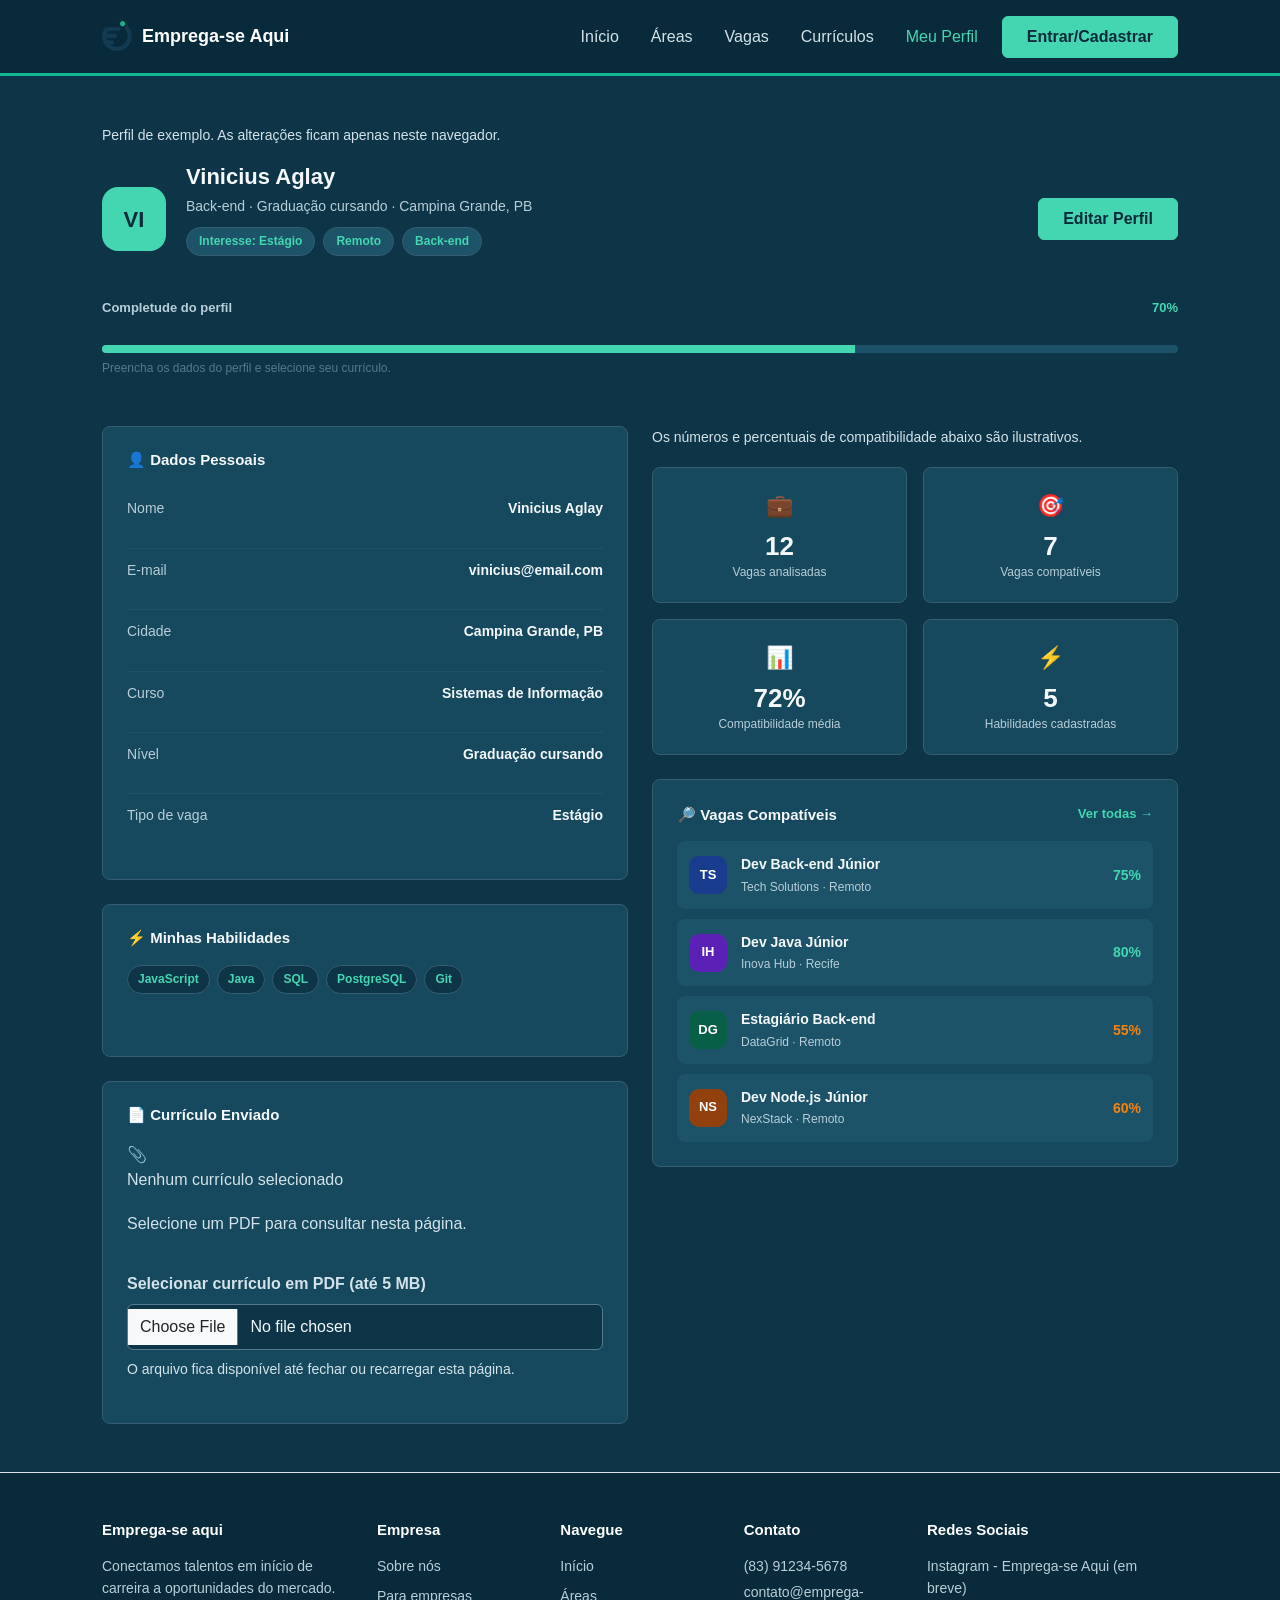
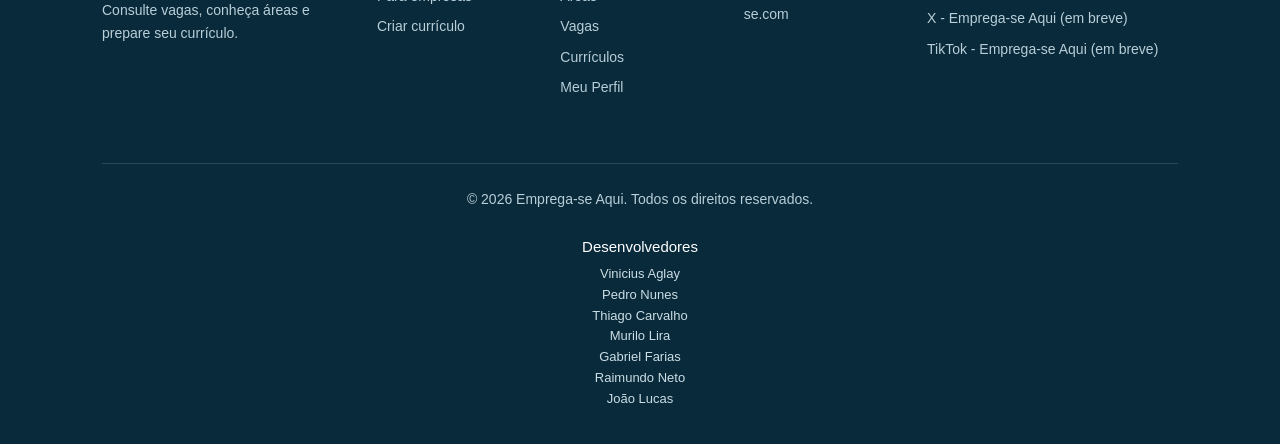
<file: perfil.html>
<!DOCTYPE html>
<html lang="pt-br">
<head>
    <meta charset="UTF-8">
    <meta name="viewport" content="width=device-width, initial-scale=1.0">
    <link rel="stylesheet" href="https://cdn.jsdelivr.net/npm/bootstrap@5.3.8/dist/css/bootstrap.min.css">
    <link rel="stylesheet" href="styles.css" />
    
    
    
    
    <title>Meu Perfil — Emprega-se Aqui</title>
</head>
<body>
    <!--Navbar-->
   <nav class="navbar navbar-expand-lg" data-bs-theme="dark">
      <div class="container">
        <a class="navbar-brand" href="index.html">
          <img src="logo_emprega_se_aqui_30x35.png" alt="Logo Emprega-se Aqui" width="30" height="35">
          Emprega-se Aqui
        </a>
        <button class="navbar-toggler" type="button" data-bs-toggle="collapse" data-bs-target="#navbarNav"
          aria-controls="navbarNav" aria-expanded="false" aria-label="Abrir menu">
          <span class="navbar-toggler-icon"></span>
        </button>
        <div class="collapse navbar-collapse" id="navbarNav">
          <ul class="navbar-nav align-items-lg-center">
            <li class="nav-item"><a class="nav-link" href="index.html">Início</a></li>
            <li class="nav-item"><a class="nav-link" href="area.html">Áreas</a></li>
            <li class="nav-item"><a class="nav-link" href="vagas.html">Vagas</a></li>
            <li class="nav-item"><a class="nav-link" href="curriculo.html">Currículos</a></li>
            <li class="nav-item"><a class="nav-link active" aria-current="page" href="perfil.html">Meu Perfil</a></li>
            <li class="nav-item"><a class="btn btn-primary acesso-empresa" href="empresa.html">Entrar/Cadastrar</a></li>
          </ul>
        </div>
      </div>
    </nav>

       <!-- CONTEÚDO PRINCIPAL -->
    <div class="container my-5">
 
        <p class="small">Perfil de exemplo. As alterações ficam apenas neste navegador.</p>
        <!-- CABEÇALHO DO PERFIL -->
        <div class="perfil-header mb-4">
            <div class="perfil-avatar">VA</div>
            <div class="perfil-header-info">
                <h1 class="perfil-nome">Vinicius Aglay</h1>
                <p class="perfil-area">Back-end · Estudante · Campina Grande, PB</p>
                <div class="perfil-badges">
                    <p class="perfil-badge">Aberto a estágios</p>
                    <p class="perfil-badge">Remoto</p>
                    <p class="perfil-badge">Back-end</p>
                </div>
            </div>
            <button class="btn btn-primary ms-auto" data-bs-toggle="modal" data-bs-target="#modalEditarPerfil">
                Editar Perfil
            </button>
        </div>
 
        <!-- COMPLETUDE DO PERFIL -->
        <div class="mb-5">
            <div class="perfil-progress-label">
                <p>Completude do perfil</p>
                <p class="perfil-progress-pct">78%</p>
            </div>
            <div class="progress" style="height: 8px; border-radius: 50px; background-color: #1c5369;">
                <div class="progress-bar" role="progressbar" style="width: 78%; background-color: #43d6b0;"
                    aria-valuenow="78" aria-valuemin="0" aria-valuemax="100"></div>
            </div>
            <p class="perfil-progress-dica">Preencha os dados do perfil e selecione seu currículo.</p>
        </div>
 
        <div class="row g-4">
            <div class="col-lg-6">
 
                <!-- DADOS PESSOAIS -->
                <div class="perfil-card mb-4">
                    <h5 class="perfil-card-titulo">👤 Dados Pessoais</h5>
                    <ul class="perfil-info-lista">
                        <li>
                            <p class="perfil-info-chave">Nome</p>
                            <p class="perfil-info-valor">Vinicius Aglay</p>
                        </li>
                        <li>
                            <p class="perfil-info-chave">E-mail</p>
                            <p class="perfil-info-valor">vinicius@email.com</p>
                        </li>
                        <li>
                            <p class="perfil-info-chave">Cidade</p>
                            <p class="perfil-info-valor">Campina Grande, PB</p>
                        </li>
                        <li>
                            <p class="perfil-info-chave">Curso</p>
                            <p class="perfil-info-valor">Sistemas de Informação</p>
                        </li>
                        <li>
                            <p class="perfil-info-chave">Nível</p>
                            <p class="perfil-info-valor">Graduação cursando</p>
                        </li>
                        <li>
                            <p class="perfil-info-chave">Tipo de vaga</p>
                            <p class="perfil-info-valor">Estágio</p>
                        </li>
                    </ul>
                </div>

                 <div class="perfil-card mb-4">
                    <h5 class="perfil-card-titulo">⚡ Minhas Habilidades</h5>
                    <div class="area-techs">
                        <p class="tech-tag">JavaScript</p>
                        <p class="tech-tag">Java</p>
                        <p class="tech-tag">SQL</p>
                        <p class="tech-tag">PostgreSQL</p>
                        <p class="tech-tag">Git</p>
                    </div>
                </div>

                  <div class="perfil-card">
                    <h5 class="perfil-card-titulo">📄 Currículo Enviado</h5>
                    <div class="curriculo-box">
                        <span class="curriculo-icone">📎</span>
                        <div>
                            <p class="curriculo-nome">Nenhum currículo selecionado</p>
                            <p class="curriculo-data">Selecione um PDF para consultar nesta página.</p>
                        </div>
                        <a id="baixarCurriculo" class="btn btn-primary btn-sm ms-auto" hidden>Baixar</a>
                    </div>
                    <label for="arquivoCurriculo" class="form-label mt-3">Selecionar currículo em PDF (até 5 MB)</label>
                    <input class="form-control" id="arquivoCurriculo" type="file" accept=".pdf,application/pdf">
                    <p id="avisoCurriculo" class="small mt-2" role="status">O arquivo fica disponível até fechar ou recarregar esta página.</p>
                </div>
 
            </div>
 
            <!-- COLUNA DIREITA -->
            <div class="col-lg-6">
 
                <p class="small">Os números e percentuais de compatibilidade abaixo são ilustrativos.</p>
                <!-- RESUMO DE ESTATÍSTICAS -->
                <div class="row g-3 mb-4">
                    <div class="col-6">
                        <div class="perfil-stat-card">
                            <span class="perfil-stat-icone">💼</span>
                            <strong class="perfil-stat-num">12</strong>
                            <span class="perfil-stat-label">Vagas analisadas</span>
                        </div>
                    </div>
                    <div class="col-6">
                        <div class="perfil-stat-card">
                            <span class="perfil-stat-icone">🎯</span>
                            <strong class="perfil-stat-num">7</strong>
                            <span class="perfil-stat-label">Vagas compatíveis</span>
                        </div>
                    </div>
                    <div class="col-6">
                        <div class="perfil-stat-card">
                            <span class="perfil-stat-icone">📊</span>
                            <strong class="perfil-stat-num">72%</strong>
                            <span class="perfil-stat-label">Compatibilidade média</span>
                        </div>
                    </div>
                    <div class="col-6">
                        <div class="perfil-stat-card">
                            <span class="perfil-stat-icone">⚡</span>
                            <strong class="perfil-stat-num" id="totalHabilidades">5</strong>
                            <span class="perfil-stat-label">Habilidades cadastradas</span>
                        </div>
                    </div>
                </div>
 
                <!-- VAGAS COMPATÍVEIS -->
                <div class="perfil-card">
                    <div class="d-flex justify-content-between align-items-center mb-3">
                        <h5 class="perfil-card-titulo mb-0">🔎 Vagas Compatíveis</h5>
                        <a href="vagas.html" class="area-link">Ver todas →</a>
                    </div>
 
                    <div class="vaga-item">
                        <div class="vaga-item-logo logo-azul">TS</div>
                        <div class="vaga-item-info">
                            <p class="vaga-item-titulo">Dev Back-end Júnior</p>
                            <p class="vaga-item-empresa">Tech Solutions · Remoto</p>
                        </div>
                        <span class="vaga-item-compat compat-alta">75%</span>
                    </div>
 
                    <div class="vaga-item">
                        <div class="vaga-item-logo logo-roxo">IH</div>
                        <div class="vaga-item-info">
                            <p class="vaga-item-titulo">Dev Java Júnior</p>
                            <p class="vaga-item-empresa">Inova Hub · Recife</p>
                        </div>
                        <span class="vaga-item-compat compat-alta">80%</span>
                    </div>
 
                    <div class="vaga-item">
                        <div class="vaga-item-logo logo-verde">DG</div>
                        <div class="vaga-item-info">
                            <p class="vaga-item-titulo">Estagiário Back-end</p>
                            <p class="vaga-item-empresa">DataGrid · Remoto</p>
                        </div>
                        <span class="vaga-item-compat compat-media">55%</span>
                    </div>
 
                    <div class="vaga-item">
                        <div class="vaga-item-logo logo-laranja">NS</div>
                        <div class="vaga-item-info">
                            <p class="vaga-item-titulo">Dev Node.js Júnior</p>
                            <p class="vaga-item-empresa">NexStack · Remoto</p>
                        </div>
                        <span class="vaga-item-compat compat-media">60%</span>
                    </div>
 
                </div>
 
            </div>
        </div>
    </div>
 
    <!-- MODAL EDITAR PERFIL -->
    <div class="modal fade" id="modalEditarPerfil" tabindex="-1" aria-labelledby="modalEditarPerfilLabel"
        aria-hidden="true">
        <div class="modal-dialog modal-lg modal-dialog-scrollable">
            <form class="modal-content perfil-modal" id="formPerfil">
 
                <div class="modal-header perfil-modal-header">
                    <h5 class="modal-title" id="modalEditarPerfilLabel">✏️ Editar Perfil</h5>
                    <button type="button" class="btn-close btn-close-white" data-bs-dismiss="modal"
                        aria-label="Fechar"></button>
                </div>
 
                <div class="modal-body">
 
                    <!-- Dados pessoais -->
                    <p class="modal-secao-titulo">👤 Dados Pessoais</p>
                    <div class="row g-3 mb-4">
                        <div class="col-md-6">
                            <label class="form-label" for="perfilNome">Nome completo</label>
                            <input id="perfilNome" required maxlength="120" type="text" class="form-control" value="Vinicius Aglay">
                        </div>
                        <div class="col-md-6">
                            <label class="form-label" for="perfilEmail">E-mail</label>
                            <input id="perfilEmail" required maxlength="120" type="email" class="form-control" value="vinicius@email.com">
                        </div>
                        <div class="col-md-6">
                            <label class="form-label" for="perfilCidade">Cidade</label>
                            <input id="perfilCidade" required maxlength="120" type="text" class="form-control" value="Campina Grande, PB">
                        </div>
                        <div class="col-md-6">
                            <label class="form-label" for="perfilTelefone">Telefone</label>
                            <input id="perfilTelefone" type="text" class="form-control" placeholder="(00) 00000-0000">
                        </div>
                    </div>
 
                    <!-- Formação -->
                    <p class="modal-secao-titulo">🎓 Formação</p>
                    <div class="row g-3 mb-4">
                        <div class="col-md-6">
                            <label class="form-label" for="perfilCurso">Curso</label>
                            <input id="perfilCurso" required maxlength="120" type="text" class="form-control" value="Sistemas de Informação">
                        </div>
                        <div class="col-md-6">
                            <label class="form-label" for="perfilInstituicao">Instituição</label>
                            <input id="perfilInstituicao" type="text" class="form-control" placeholder="Nome da universidade">
                        </div>
                        <div class="col-md-6">
                            <label class="form-label" for="perfilNivel">Nível</label>
                            <select id="perfilNivel" class="form-select">
                                <option selected>Graduação cursando</option>
                                <option>Graduação completa</option>
                                <option>Técnico</option>
                                <option>Pós-graduação</option>
                            </select>
                        </div>
                        <div class="col-md-6">
                            <label class="form-label" for="perfilTipo">Tipo de vaga desejada</label>
                            <select id="perfilTipo" class="form-select">
                                <option selected>Estágio</option>
                                <option>CLT Júnior</option>
                                <option>Freelance</option>
                                <option>PJ</option>
                            </select>
                        </div>
                    </div>
 
                    <!-- Habilidades -->
                    <p class="modal-secao-titulo">⚡ Habilidades</p>
                    <div class="modal-chips mb-2">
                        <button type="button" class="modal-chip" aria-pressed="false">HTML</button>
                        <button type="button" class="modal-chip" aria-pressed="false">CSS</button>
                        <button type="button" class="modal-chip selecionado" aria-pressed="true">JavaScript</button>
                        <button type="button" class="modal-chip" aria-pressed="false">React</button>
                        <button type="button" class="modal-chip" aria-pressed="false">Node.js</button>
                        <button type="button" class="modal-chip selecionado" aria-pressed="true">Java</button>
                        <button type="button" class="modal-chip" aria-pressed="false">Spring Boot</button>
                        <button type="button" class="modal-chip" aria-pressed="false">Python</button>
                        <button type="button" class="modal-chip selecionado" aria-pressed="true">SQL</button>
                        <button type="button" class="modal-chip selecionado" aria-pressed="true">PostgreSQL</button>
                        <button type="button" class="modal-chip selecionado" aria-pressed="true">Git</button>
                        <button type="button" class="modal-chip" aria-pressed="false">Docker</button>
                        <button type="button" class="modal-chip" aria-pressed="false">Bootstrap</button>
                        <button type="button" class="modal-chip" aria-pressed="false">TypeScript</button>
                        <button type="button" class="modal-chip" aria-pressed="false">MySQL</button>
                    </div>
 
                </div>
 
                <div class="modal-footer perfil-modal-footer">
                    <button type="button" class="btn btn-secondary" data-bs-dismiss="modal">Cancelar</button>
                    <button type="submit" class="btn btn-primary">Salvar alterações</button>
                </div>
 
            </form>
        </div>
    </div>

    <p id="avisoPerfil" class="container" role="status"></p>
    <!-- Footer -->
    <footer class="pt-5 pb-3 border-top">
      <div class="container">
        <div class="row">
          <div class="col-md-3 mb-4">
            <h5 class="fw-bold mb-3">Emprega-se aqui</h5>
            <p class="text-muted small">
              Conectamos talentos em início de carreira a oportunidades do mercado.
              Consulte vagas, conheça áreas e prepare seu currículo.
            </p>
          </div>

          <div class="col-md-2 mb-4">
            <h5 class="fw-bold mb-3">Empresa</h5>
            <ul class="list-unstyled small">
              <li class="mb-2">
                <a href="index.html#sobre-nos" class="text-decoration-none text-secondary"
                  >Sobre nós</a>
              </li>
              <li class="mb-2">
                <a href="empresa.html" class="text-decoration-none text-secondary"
                  >Para empresas</a>
              </li>
              <li class="mb-2">
                <a href="curriculo.html" class="text-decoration-none text-secondary"
                  >Criar currículo</a>
              </li>
            </ul>
          </div>

          <div class="col-md-2 mb-4">
            <h5 class="fw-bold mb-3">Navegue</h5>
            <ul class="list-unstyled small">
              <li class="mb-2">
                <a href="index.html" class="text-decoration-none text-secondary"
                  >Início</a>
              </li>
              <li class="mb-2">
                <a href="area.html" class="text-decoration-none text-secondary"
                  >Áreas</a>
              </li>
              <li class="mb-2">
                <a href="vagas.html" class=" text-decoration-none text-secondary"
                  >Vagas</a>
              </li>

              <li class ="mb-2">
                <a href="curriculo.html" class=" text-decoration-none text-secondary">
                  Currículos
                </a>
              </li>

              <li class = "mb-2">
                <a href="perfil.html" class=" text-decoration-none text-secondary">
                  Meu Perfil
                </a>
              </li>
            </ul>
          </div>

          <div class="col-md-2 mb-4">
            <h5 class="fw-bold mb-3">Contato</h5>
            <p class="small text-muted mb-1">(83) 91234-5678</p>
            <p class="small text-muted">contato@emprega-se.com</p>
          </div>

          <div class="col-md-3 mb-4">
            <h5 class="fw-bold mb-3">Redes Sociais</h5>
            <ul class="list-unstyled small">
              <li class="mb-2">
                <span class="text-secondary">Instagram - Emprega-se Aqui (em breve)</span>
              </li>
              <li class="mb-2">
                <span class="text-secondary">X - Emprega-se Aqui (em breve)</span>
              </li>
              <li class="mb-2">
                <span class="text-secondary">TikTok - Emprega-se Aqui (em breve)</span>
              </li>
            </ul>
          </div>
        </div>

        <hr class="my-4" />

        <div class="text-center">
          <p class="text-muted small mb-0">
            &copy; 2026 Emprega-se Aqui. Todos os direitos reservados.
          </p>
        </div>

        <div class="desenvolvedores">
          <h6>Desenvolvedores</h6>
          <p>
            Vinicius Aglay <br />
            Pedro Nunes <br />
            Thiago Carvalho <br />
            Murilo Lira <br />
            Gabriel Farias <br />
            Raimundo Neto <br />
            João Lucas
          </p>
        </div>
      </div>
    </footer>

    <script src="https://cdn.jsdelivr.net/npm/bootstrap@5.3.8/dist/js/bootstrap.bundle.min.js"></script>
    <script src="script.js"></script>
</body>
</html>
</file>
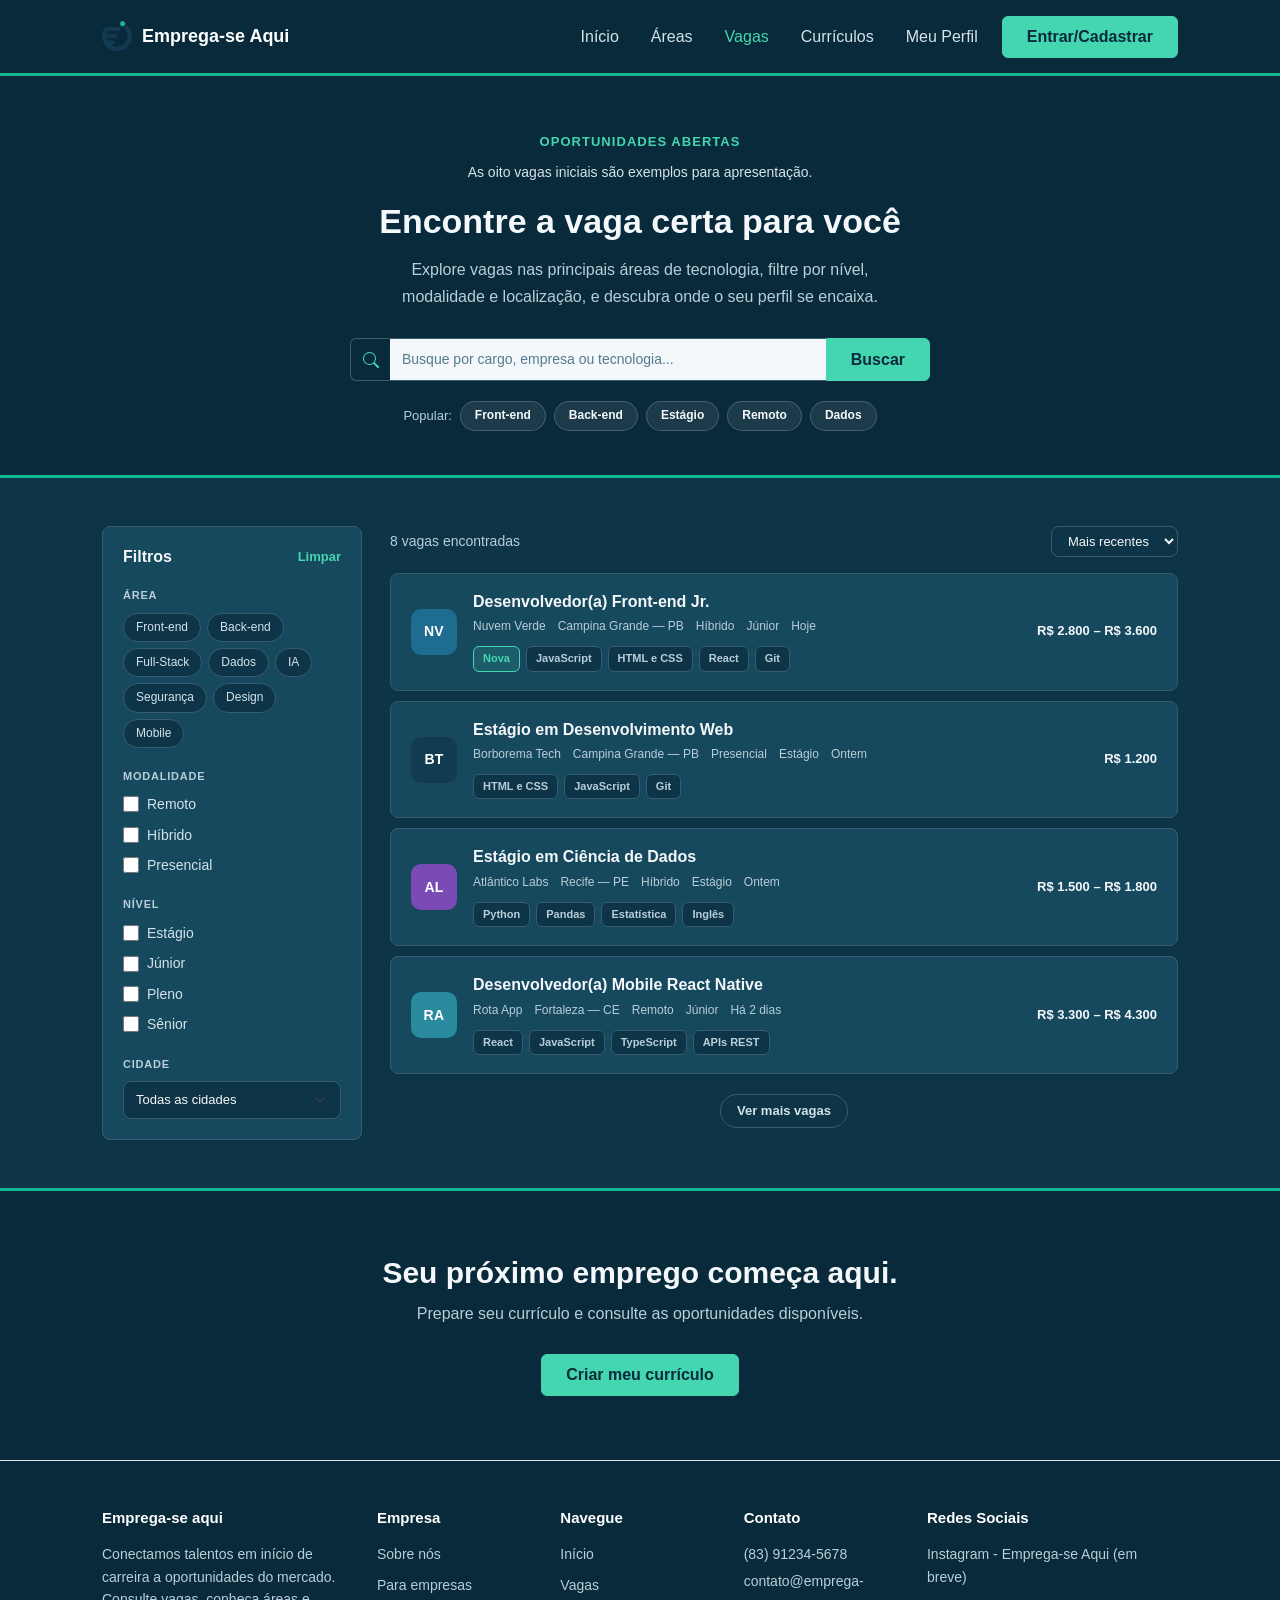
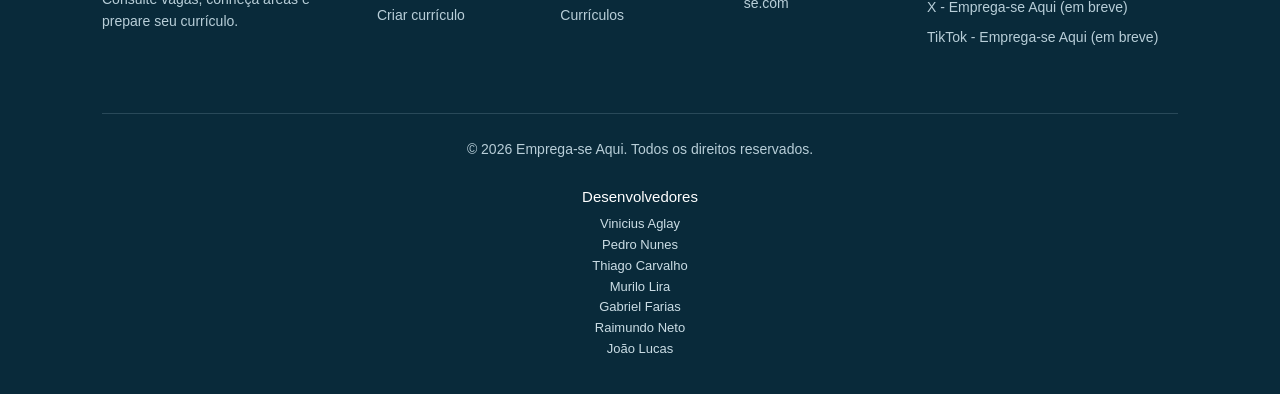
<file: vagas.html>
<!DOCTYPE html>
<html lang="pt-br">

<head>
    <meta charset="UTF-8">
    <meta name="viewport" content="width=device-width, initial-scale=1.0">

    <title>Vagas — Emprega-se Aqui</title>

    <link rel="stylesheet" href="https://cdn.jsdelivr.net/npm/bootstrap@5.3.8/dist/css/bootstrap.min.css">

    <link rel="stylesheet" href="styles.css">
</head>

<body>

    <nav class="navbar navbar-expand-lg" data-bs-theme="dark">
      <div class="container">
        <a class="navbar-brand" href="index.html">
          <img src="logo_emprega_se_aqui_30x35.png" alt="Logo Emprega-se Aqui" width="30" height="35">
          Emprega-se Aqui
        </a>
        <button class="navbar-toggler" type="button" data-bs-toggle="collapse" data-bs-target="#navbarNav"
          aria-controls="navbarNav" aria-expanded="false" aria-label="Abrir menu">
          <span class="navbar-toggler-icon"></span>
        </button>
        <div class="collapse navbar-collapse" id="navbarNav">
          <ul class="navbar-nav align-items-lg-center">
            <li class="nav-item"><a class="nav-link" href="index.html">Início</a></li>
            <li class="nav-item"><a class="nav-link" href="area.html">Áreas</a></li>
            <li class="nav-item"><a class="nav-link active" aria-current="page" href="vagas.html">Vagas</a></li>
            <li class="nav-item"><a class="nav-link" href="curriculo.html">Currículos</a></li>
            <li class="nav-item"><a class="nav-link" href="perfil.html">Meu Perfil</a></li>
            <li class="nav-item"><a class="btn btn-primary acesso-empresa" href="empresa.html">Entrar/Cadastrar</a></li>
          </ul>
        </div>
      </div>
    </nav>

    <!-- HERO DA PÁGINA -->
    <div class="vagas-hero">
        <div class="container">
            <p class="vagas-rotulo">Oportunidades abertas</p>
            <p class="small">As oito vagas iniciais são exemplos para apresentação.</p>
            <h1 class="vagas-titulo">Encontre a vaga certa para você</h1>
            <p class="vagas-subtitulo">
                Explore vagas nas principais áreas de tecnologia, filtre por nível, modalidade
                e localização, e descubra onde o seu perfil se encaixa.
            </p>

            <!-- BARRA DE BUSCA -->
            <div class="vagas-busca">
                <div class="input-group">
                    <span class="input-group-text bg-transparent border-end-0">
                        <svg xmlns="http://www.w3.org/2000/svg" width="16" height="16" fill="#43d6b0" viewBox="0 0 16 16">
                            <path d="M11.742 10.344a6.5 6.5 0 1 0-1.397 1.398h-.001c.03.04.062.078.098.115l3.85 3.85a1 1 0 0 0 1.415-1.414l-3.85-3.85a1.007 1.007 0 0 0-.115-.099zm-5.242 1.656a5.5 5.5 0 1 1 0-11 5.5 5.5 0 0 1 0 11z"/>
                        </svg>
                    </span>
                    <input type="search" id="buscaInput" aria-label="Buscar vagas" class="form-control border-start-0" placeholder="Busque por cargo, empresa ou tecnologia...">
                    <button class="btn btn-primary" type="button" id="buscaBtn">Buscar</button>
                </div>
            </div>

            <!-- TAGS RÁPIDAS -->
            <div class="vagas-tags">
                <span class="vagas-tags-label">Popular:</span>
                <button class="tag-rapida" data-filtro="Front-end">Front-end</button>
                <button class="tag-rapida" data-filtro="Back-end">Back-end</button>
                <button class="tag-rapida" data-filtro="Estágio">Estágio</button>
                <button class="tag-rapida" data-filtro="Remoto">Remoto</button>
                <button class="tag-rapida" data-filtro="Dados">Dados</button>
            </div>
        </div>
    </div>

    <!-- CONTEÚDO PRINCIPAL -->
    <div class="container my-5">
        <div class="vagas-layout">

            <!-- FILTROS LATERAIS -->
            <aside class="vagas-filtros" id="filtrosAside">
                <div class="filtros-header">
                    <h3 class="filtros-titulo">Filtros</h3>
                    <button class="btn-limpar" id="limparFiltros" type="button">Limpar</button>
                </div>

                <div class="filtro-grupo">
                    <p class="filtro-label">Área</p>
                    <div class="filtro-chips" id="filtroAreaChips">
                        <button class="filtro-chip" data-tipo="area" data-valor="Front-end">Front-end</button>
                        <button class="filtro-chip" data-tipo="area" data-valor="Back-end">Back-end</button>
                        <button class="filtro-chip" data-tipo="area" data-valor="Full-Stack">Full-Stack</button>
                        <button class="filtro-chip" data-tipo="area" data-valor="Dados">Dados</button>
                        <button class="filtro-chip" data-tipo="area" data-valor="IA">IA</button>
                        <button class="filtro-chip" data-tipo="area" data-valor="Segurança">Segurança</button>
                        <button class="filtro-chip" data-tipo="area" data-valor="Design">Design</button>
                        <button class="filtro-chip" data-tipo="area" data-valor="Mobile">Mobile</button>
                    </div>
                </div>

                <div class="filtro-grupo">
                    <p class="filtro-label">Modalidade</p>
                    <div class="filtro-checks">
                        <label><input type="checkbox" name="modalidade" value="Remoto"> Remoto</label>
                        <label><input type="checkbox" name="modalidade" value="Híbrido"> Híbrido</label>
                        <label><input type="checkbox" name="modalidade" value="Presencial"> Presencial</label>
                    </div>
                </div>

                <div class="filtro-grupo">
                    <p class="filtro-label">Nível</p>
                    <div class="filtro-checks">
                        <label><input type="checkbox" name="nivel" value="Estágio"> Estágio</label>
                        <label><input type="checkbox" name="nivel" value="Júnior"> Júnior</label>
                        <label><input type="checkbox" name="nivel" value="Pleno"> Pleno</label>
                        <label><input type="checkbox" name="nivel" value="Sênior"> Sênior</label>
                    </div>
                </div>

                <div class="filtro-grupo">
                    <label class="filtro-label" for="filtrocidade">Cidade</label>
                    <select class="form-select filtro-select" id="filtrocidade">
                        <option value="">Todas as cidades</option>
                        <option>Campina Grande</option>
                        <option>João Pessoa</option>
                        <option>Recife</option>
                        <option>Fortaleza</option>
                        <option>Salvador</option>
                        <option>Natal</option>
                    </select>
                </div>
            </aside>

            <!-- LISTA DE VAGAS -->
            <div class="vagas-resultados">

                <div class="resultados-barra">
                    <p class="resultados-contagem" id="contagem" aria-live="polite"><b>8</b> vagas encontradas</p>
                    <div class="resultados-acoes">
                        <button class="btn btn-ghost btn-sm" id="filtroToggle" aria-controls="filtrosAside" aria-expanded="false" type="button">Filtros</button>
                        <select class="filtro-select" id="ordenar" aria-label="Ordenar vagas">
                            <option value="recente">Mais recentes</option>
                            <option value="salario">Maior salário</option>
                            
                        </select>
                    </div>
                </div>

                <ul class="lista-vagas" id="listaVagas">

                    <li class="vaga-card" tabindex="0" role="button" aria-label="Ver detalhes da vaga" data-area="Front-end" data-salario="3600" data-dias="0">
                        <div class="vaga-logo" style="--c:#1f6c91">NV</div>
                        <div class="vaga-info">
                            <h5 class="vaga-titulo-card">Desenvolvedor(a) Front-end Jr.</h5>
                            <div class="vaga-meta">
                                <span>Nuvem Verde</span>
                                <span>Campina Grande — PB</span>
                                <span>Híbrido</span>
                                <span>Júnior</span>
                                <span>Hoje</span>
                            </div>
                            <div class="vaga-tags">
                                <span class="vaga-tag vaga-tag-nova">Nova</span>
                                <span class="vaga-tag">JavaScript</span>
                                <span class="vaga-tag">HTML e CSS</span>
                                <span class="vaga-tag">React</span>
                                <span class="vaga-tag">Git</span>
                            </div>
                        </div>
                        <div class="vaga-lado">
                            <span class="vaga-salario">R$ 2.800 – R$ 3.600</span>
                        </div>
                    </li>

                    <li class="vaga-card" tabindex="0" role="button" aria-label="Ver detalhes da vaga" data-area="Front-end" data-salario="1200" data-dias="1">
                        <div class="vaga-logo" style="--c:#123b52">BT</div>
                        <div class="vaga-info">
                            <h5 class="vaga-titulo-card">Estágio em Desenvolvimento Web</h5>
                            <div class="vaga-meta">
                                <span>Borborema Tech</span>
                                <span>Campina Grande — PB</span>
                                <span>Presencial</span>
                                <span>Estágio</span>
                                <span>Ontem</span>
                            </div>
                            <div class="vaga-tags">
                                <span class="vaga-tag">HTML e CSS</span>
                                <span class="vaga-tag">JavaScript</span>
                                <span class="vaga-tag">Git</span>
                            </div>
                        </div>
                        <div class="vaga-lado">
                            <span class="vaga-salario">R$ 1.200</span>
                        </div>
                    </li>

                    <li class="vaga-card" tabindex="0" role="button" aria-label="Ver detalhes da vaga" data-area="Dados" data-salario="4200" data-dias="3">
                        <div class="vaga-logo" style="--c:#20b486">MA</div>
                        <div class="vaga-info">
                            <h5 class="vaga-titulo-card">Analista de Dados Jr.</h5>
                            <div class="vaga-meta">
                                <span>Mandacaru Analytics</span>
                                <span>João Pessoa — PB</span>
                                <span>Híbrido</span>
                                <span>Júnior</span>
                                <span>Há 3 dias</span>
                            </div>
                            <div class="vaga-tags">
                                <span class="vaga-tag">SQL</span>
                                <span class="vaga-tag">Power BI</span>
                                <span class="vaga-tag">Python</span>
                                <span class="vaga-tag">Excel</span>
                            </div>
                        </div>
                        <div class="vaga-lado">
                            <span class="vaga-salario">R$ 3.200 – R$ 4.200</span>
                        </div>
                    </li>

                    <li class="vaga-card" tabindex="0" role="button" aria-label="Ver detalhes da vaga" data-area="Back-end" data-salario="4500" data-dias="4">
                        <div class="vaga-logo" style="--c:#3a5a8c">SC</div>
                        <div class="vaga-info">
                            <h5 class="vaga-titulo-card">Desenvolvedor(a) Back-end Node.js</h5>
                            <div class="vaga-meta">
                                <span>Sertão Code</span>
                                <span>Recife — PE</span>
                                <span>Remoto</span>
                                <span>Júnior</span>
                                <span>Há 4 dias</span>
                            </div>
                            <div class="vaga-tags">
                                <span class="vaga-tag">Node.js</span>
                                <span class="vaga-tag">JavaScript</span>
                                <span class="vaga-tag">SQL</span>
                                <span class="vaga-tag">Docker</span>
                            </div>
                        </div>
                        <div class="vaga-lado">
                            <span class="vaga-salario">R$ 3.500 – R$ 4.500</span>
                        </div>
                    </li>

                    <li class="vaga-card" tabindex="0" role="button" aria-label="Ver detalhes da vaga" data-area="Dados" data-salario="1800" data-dias="1">
                        <div class="vaga-logo" style="--c:#7a4bb5">AL</div>
                        <div class="vaga-info">
                            <h5 class="vaga-titulo-card">Estágio em Ciência de Dados</h5>
                            <div class="vaga-meta">
                                <span>Atlântico Labs</span>
                                <span>Recife — PE</span>
                                <span>Híbrido</span>
                                <span>Estágio</span>
                                <span>Ontem</span>
                            </div>
                            <div class="vaga-tags">
                                <span class="vaga-tag">Python</span>
                                <span class="vaga-tag">Pandas</span>
                                <span class="vaga-tag">Estatística</span>
                                <span class="vaga-tag">Inglês</span>
                            </div>
                        </div>
                        <div class="vaga-lado">
                            <span class="vaga-salario">R$ 1.500 – R$ 1.800</span>
                        </div>
                    </li>

                    <li class="vaga-card" tabindex="0" role="button" aria-label="Ver detalhes da vaga" data-area="Segurança" data-salario="4800" data-dias="5">
                        <div class="vaga-logo" style="--c:#c2553d">ED</div>
                        <div class="vaga-info">
                            <h5 class="vaga-titulo-card">Analista de Segurança da Informação Jr.</h5>
                            <div class="vaga-meta">
                                <span>Escudo Digital</span>
                                <span>João Pessoa — PB</span>
                                <span>Híbrido</span>
                                <span>Júnior</span>
                                <span>Há 5 dias</span>
                            </div>
                            <div class="vaga-tags">
                                <span class="vaga-tag">Linux</span>
                                <span class="vaga-tag">Redes</span>
                                <span class="vaga-tag">Segurança da Informação</span>
                            </div>
                        </div>
                        <div class="vaga-lado">
                            <span class="vaga-salario">R$ 3.800 – R$ 4.800</span>
                        </div>
                    </li>

                    <li class="vaga-card" tabindex="0" role="button" aria-label="Ver detalhes da vaga" data-area="Design" data-salario="3400" data-dias="6">
                        <div class="vaga-logo" style="--c:#d08a1c">CS</div>
                        <div class="vaga-info">
                            <h5 class="vaga-titulo-card">UI Designer Jr.</h5>
                            <div class="vaga-meta">
                                <span>Cactus Studio</span>
                                <span>Natal — RN</span>
                                <span>Remoto</span>
                                <span>Júnior</span>
                                <span>Há 6 dias</span>
                            </div>
                            <div class="vaga-tags">
                                <span class="vaga-tag">Figma</span>
                                <span class="vaga-tag">HTML e CSS</span>
                                <span class="vaga-tag">Comunicação</span>
                            </div>
                        </div>
                        <div class="vaga-lado">
                            <span class="vaga-salario">R$ 2.600 – R$ 3.400</span>
                        </div>
                    </li>

                    <li class="vaga-card" tabindex="0" role="button" aria-label="Ver detalhes da vaga" data-area="Mobile" data-salario="4300" data-dias="2">
                        <div class="vaga-logo" style="--c:#2a8a9e">RA</div>
                        <div class="vaga-info">
                            <h5 class="vaga-titulo-card">Desenvolvedor(a) Mobile React Native</h5>
                            <div class="vaga-meta">
                                <span>Rota App</span>
                                <span>Fortaleza — CE</span>
                                <span>Remoto</span>
                                <span>Júnior</span>
                                <span>Há 2 dias</span>
                            </div>
                            <div class="vaga-tags">
                                <span class="vaga-tag">React</span>
                                <span class="vaga-tag">JavaScript</span>
                                <span class="vaga-tag">TypeScript</span>
                                <span class="vaga-tag">APIs REST</span>
                            </div>
                        </div>
                        <div class="vaga-lado">
                            <span class="vaga-salario">R$ 3.300 – R$ 4.300</span>
                        </div>
                    </li>

                </ul>

                <p id="semVagas" hidden>Nenhuma vaga encontrada. Tente outro filtro.</p>
                <div class="ver-mais-wrap">
                    <button class="btn btn-ghost" type="button" id="verMaisBtn">Ver mais vagas</button>
                </div>

            </div>
        </div>
    </div>

    <!-- CTA FINAL -->
    <div class="vagas-cta">
        <div class="container">
            <h2>Seu próximo emprego começa aqui.</h2>
            <p>Prepare seu currículo e consulte as oportunidades disponíveis.</p>
            <a href="curriculo.html" class="btn btn-primary">Criar meu currículo</a>
        </div>
    </div>

    <dialog id="detalhesVaga" class="detalhes-vaga" aria-labelledby="tituloDetalhe">
        <h2 id="tituloDetalhe"></h2>
        <p id="empresaDetalhe"></p>
        <p id="localDetalhe"></p>
        <p id="salarioDetalhe"></p>
        <h3>Habilidades e descrição</h3>
        <p id="descricaoDetalhe"></p>
        <p id="contatoDetalhe"></p>
        <form method="dialog"><button class="btn btn-primary">Fechar</button></form>
    </dialog>

    <!-- FOOTER -->
    <footer class="pt-5 pb-3 border-top">
        <div class="container">
            <div class="row">
                <div class="col-md-3 mb-4">
                    <h5 class="fw-bold mb-3">Emprega-se aqui</h5>
                    <p class="text-muted small">
                        Conectamos talentos em início de carreira a oportunidades do mercado.
              Consulte vagas, conheça áreas e prepare seu currículo.
                    </p>
                </div>

                <div class="col-md-2 mb-4">
                    <h5 class="fw-bold mb-3">Empresa</h5>
                    <ul class="list-unstyled small">
                        <li class="mb-2"><a href="index.html#sobre-nos" class="text-decoration-none text-secondary">Sobre nós</a></li>
                        <li class="mb-2"><a href="empresa.html" class="text-decoration-none text-secondary">Para empresas</a></li>
                        <li class="mb-2"><a href="curriculo.html" class="text-decoration-none text-secondary">Criar currículo</a></li>
                    </ul>
                </div>

                <div class="col-md-2 mb-4">
                    <h5 class="fw-bold mb-3">Navegue</h5>
                    <ul class="list-unstyled small">
                        <li class="mb-2"><a href="index.html" class="text-decoration-none text-secondary">Início</a></li>
                        <li class="mb-2"><a href="vagas.html" class="text-decoration-none text-secondary">Vagas</a></li>
                        <li class="mb-2"><a href="curriculo.html" class="text-decoration-none text-secondary">Currículos</a></li>
                    </ul>
                </div>

                <div class="col-md-2 mb-4">
                    <h5 class="fw-bold mb-3">Contato</h5>
                    <p class="small text-muted mb-1">(83) 91234-5678</p>
                    <p class="small text-muted">contato@emprega-se.com</p>
                </div>

                <div class="col-md-3 mb-4">
                    <h5 class="fw-bold mb-3">Redes Sociais</h5>
                    <ul class="list-unstyled small">
                        <li class="mb-2"><span class="text-secondary">Instagram - Emprega-se Aqui (em breve)</span></li>
                        <li class="mb-2"><span class="text-secondary">X - Emprega-se Aqui (em breve)</span></li>
                        <li class="mb-2"><span class="text-secondary">TikTok - Emprega-se Aqui (em breve)</span></li>
                    </ul>
                </div>
            </div>

            <hr class="my-4" />

            <div class="text-center">
                <p class="text-muted small mb-0">&copy; 2026 Emprega-se Aqui. Todos os direitos reservados.</p>
            </div>

            <div class="desenvolvedores">
                <h6>Desenvolvedores</h6>
                <p>
                    Vinicius Aglay <br />
                    Pedro Nunes <br />
                    Thiago Carvalho <br />
                    Murilo Lira <br />
                    Gabriel Farias <br />
                    Raimundo Neto <br />
                    João Lucas
                </p>
            </div>
        </div>
    </footer>

    

    

    <script src="https://cdn.jsdelivr.net/npm/bootstrap@5.3.8/dist/js/bootstrap.bundle.min.js"></script>
    <script src="script.js"></script>
</body>
</html>
</file>
<file: styles.css>
body {
    font-family: Arial, sans-serif;
    background-color: #0d3447;
    color: #d4e3e9;
    line-height: 1.6;
}

.container {
    max-width: 1100px;
}

h2, h3, h5 {
    color: #f4f8fa;
}

h2 {
    font-size: 26px;
    margin-bottom: 24px;
}

p {
    margin-bottom: 18px;
     
}



a {
    color: #43d6b0;
}

a:hover {
    color: #8aebcf;
}


/*  NAVBAR  */

.navbar {
    background-color: #092a3a;
    padding: 14px 0;
    border-bottom: 3px solid #13b992;
}

.navbar-brand {
    display: flex;
    align-items: center;
    gap: 10px;
    font-size: 18px;
    font-weight: 700;
    color: #fff;
}

.navbar-brand img {
    width: 30px;
    height: 35px;
    object-fit: contain;
}

.navbar-brand:hover {
    color: #fff;
}

.navbar-nav {
    margin-left: auto;
    gap: 16px;
}

.navbar .nav-link {
    color: #d4e3e9;
}

.navbar .nav-link:hover,
.navbar .nav-link.active {
    color: #43d6b0;
}


/* BANNER E NÚMEROS */

#carouselBanner {
    max-width: 900px;
    margin: 28px auto;
}

#carouselBanner .carousel-inner {
    border-radius: 8px;
}

#carouselBanner img {
    width: 100%;
    height: auto;
    object-fit: contain;
}

.estatisticas h3 {
    font-size: 30px;
    font-weight: 700;
    margin-bottom: 6px;
}

.estatisticas p {
    font-size: 14px;
}

body > hr {
    max-width: 1076px;
    margin: 40px auto;
    border-color: #365d70;
    opacity: 1;
}


/*  COMO FUNCIONA */

.como-funciona {
    text-align: center;
}

.como-funciona h6 {
    color: #43d6b0;
    margin-bottom: 10px;
}

.como-funciona h3 {
    font-size: 26px;
    margin-bottom: 14px;
}

.cards.container {
    display: flex;
    gap: 24px;
    margin-top: 28px;
    margin-bottom: 40px;
}

.cards .card {
    flex: 1;
    min-width: 0;
    border: 1px solid #365d70;
    border-top: 3px solid #13b992;
    border-radius: 8px;
}


/* CARDS GERAIS*/

.card {
    background-color: #16485e;
    color: #d4e3e9;
}

.text-muted,
.card-subtitle.text-body-secondary {
    color: #b8ced8;
}

.card-body {
    padding: 24px;
}

.cards .card-body {
    display: flex;
    flex-direction: column;
}

.card-title {
    font-size: 18px;
    font-weight: 700;
    margin-bottom: 14px;
}

.card-subtitle {
    font-size: 15px;
    line-height: 1.5;
}

.card-text {
    font-size: 14px;
}

.card-link {
    margin-top: auto;
    font-weight: 600;
}


/*  QUEM SOMOS E FAQ */

.quem-somos,
.faq-section {
    max-width: 900px;
    margin-top: 40px;
    margin-bottom: 40px;
}

.quem-somos h2,
.faq-section > h2,
.comments-section > h2 {
    text-align: center;
}

.quem-somos h2:not(:first-child) {
    margin-top: 32px;
}

.quem-somos b {
    display: block;
    text-align: center;
    color: #43d6b0;
    margin-top: 28px;
}

.accordion-item {
    background-color: #16485e;
    border-color: #365d70;
}

.accordion-header {
    margin: 0;
}

.accordion-button {
    color: #f4f8fa;
    background-color: #16485e;
    line-height: 1.5;
}

.accordion-button:not(.collapsed) {
    color: #8aebcf;
    background-color: #1c5369;
    box-shadow: none;
}

.accordion-button::after {
    filter: brightness(0) invert(1);
}

.accordion-button:focus,
.form-control:focus {
    border-color: #43d6b0;
    box-shadow: 0 0 0 3px rgba(67, 214, 176, 0.25);
}

.accordion-body {
    color: #d4e3e9;
}

/*  COMENTÁRIOS  */

.comments-section {
    margin-top: 40px;
    margin-bottom: 48px;
}

.comments-carousel {
    padding-bottom: 56px;
}

.comment-slide {
    display: flex;
    gap: 24px;
    align-items: stretch;
}

.comment-card {
    flex: 1;
    min-width: 0;
    border: 1px solid #365d70;
    border-radius: 8px;
}

.comment-card .card-text {
    margin-bottom: 0;
}

.comments-carousel .carousel-control-prev,
.comments-carousel .carousel-control-next {
    top: auto;
    bottom: 0;
    width: 36px;
    height: 36px;
    background-color: #1c5369;
    border: 1px solid #527b8e;
    border-radius: 4px;
    opacity: 1;
}

.comments-carousel .carousel-control-prev {
    left: calc(50% - 42px);
}

.comments-carousel .carousel-control-next {
    right: calc(50% - 42px);
}

.comments-carousel .carousel-control-prev-icon,
.comments-carousel .carousel-control-next-icon {
    width: 18px;
    height: 18px;
}

.comment-form {
    max-width: 700px;
    margin: 28px auto 0;
    padding: 24px;
    background-color: #16485e;
    border: 1px solid #365d70;
    border-radius: 8px;
}

#avisoComentario {
    padding: 12px;
    border-radius: 6px;
    background-color: #0d3447;
    font-weight: 600;
}

#avisoComentario.sucesso {
    color: #43d6b0;
    border: 1px solid #43d6b0;
}

.form-label {
    font-weight: 600;
}

.form-control {
    background-color: #0d3447;
    color: #f4f8fa;
    border-color: #527b8e;
    padding: 10px 12px;
}

.form-control::placeholder {
    color: #b8ced8;
    opacity: 1;
}

.form-control:focus {
    background-color: #0d3447;
    color: #f4f8fa;
}

a:focus-visible,
button:focus-visible {
    outline: 2px solid #43d6b0;
    outline-offset: 3px;
}

.btn-primary {
    background-color: #43d6b0;
    border-color: #43d6b0;
    color: #092a3a;
    font-weight: 600;
    padding: 8px 24px;
}

.btn-primary:hover,
.btn-primary:focus-visible,
.btn-primary:active {
    background-color: #8aebcf ;
    border-color: #8aebcf ;
    color: #092a3a ;
}


/*  PÁGINA DE ÁREAS  */

.areas-hero {
    background-color: #092a3a;
    padding: 56px 0 40px;
    text-align: center;
    border-bottom: 3px solid #13b992;
}

.areas-rotulo {
    font-size: 13px;
    font-weight: 700;
    text-transform: uppercase;
    letter-spacing: 0.08em;
    color: #43d6b0;
    margin-bottom: 8px;
}

.areas-titulo {
    font-size: 34px;
    font-weight: 800;
    color: #f4f8fa;
    margin-bottom: 14px;
}

.areas-subtitulo {
    font-size: 16px;
    color: #b8ced8;
    max-width: 520px;
    margin: 0 auto;
    line-height: 1.7;
}

.area-card {
    background-color: #16485e;
    border: 1px solid #365d70;
    border-top: 3px solid #13b992;
    border-radius: 8px;
    padding: 28px 24px;
    height: 100%;
    transition: box-shadow 0.2s, transform 0.2s;
}

.area-card:hover {
    box-shadow: 0 8px 24px rgba(0, 0, 0, 0.3);
    transform: translateY(-4px);
}

.area-icone {
    font-size: 34px;
    margin-bottom: 14px;
}

.area-nome {
    font-size: 18px;
    font-weight: 700;
    color: #f4f8fa;
    margin-bottom: 10px;
}

.area-desc {
    font-size: 14px;
    color: #b8ced8;
    line-height: 1.7;
    margin-bottom: 18px;
}

.area-techs {
    display: flex;
    flex-wrap: wrap;
    gap: 7px;
    margin-bottom: 20px;
}

.tech-tag {
    background-color: #0d3447;
    color: #43d6b0;
    border: 1px solid #365d70;
    font-size: 12px;
    font-weight: 600;
    padding: 4px 10px;
    border-radius: 50px;
}

.area-link {
    font-size: 13px;
    font-weight: 600;
    color: #43d6b0;
    text-decoration: none;
}

.area-link:hover {
    color: #8aebcf;
    text-decoration: underline;
}

.areas-cta {
    background-color: #092a3a;
    border-top: 3px solid #13b992;
    padding: 64px 0;
    text-align: center;
}

.areas-cta h2 {
    font-size: 30px;
    font-weight: 800;
    color: #f4f8fa;
    margin-bottom: 10px;
}

.areas-cta p {
    font-size: 16px;
    color: #b8ced8;
    margin-bottom: 28px;
}


/*  PÁGINA DE VAGAS  */

.vagas-hero {
    background-color: #092a3a;
    padding: 56px 0 44px;
    text-align: center;
    border-bottom: 3px solid #13b992;
}

.vagas-rotulo {
    font-size: 13px;
    font-weight: 700;
    text-transform: uppercase;
    letter-spacing: 0.08em;
    color: #43d6b0;
    margin-bottom: 8px;
}

.vagas-titulo {
    font-size: 34px;
    font-weight: 800;
    color: #f4f8fa;
    margin-bottom: 14px;
}

.vagas-subtitulo {
    font-size: 16px;
    color: #b8ced8;
    max-width: 520px;
    margin: 0 auto 28px;
    line-height: 1.7;
}

.vagas-busca {
    max-width: 580px;
    margin: 0 auto 20px;
}

.vagas-busca .input-group-text {
    background-color: #f4f8fa;
    border-color: #365d70;
}

.vagas-busca .form-control {
    background-color: #f4f8fa;
    color: #0d3447;
    border-color: #365d70;
    font-size: 14px;
}

.vagas-busca .form-control::placeholder {
    color: #527b8e;
}

.vagas-busca .form-control:focus {
    background-color: #fff;
    color: #0d3447;
}

.vagas-tags {
    display: flex;
    flex-wrap: wrap;
    gap: 8px;
    align-items: center;
    justify-content: center;
    font-size: 13px;
    color: rgba(255, 255, 255, 0.6);
}

.vagas-tags-label {
    font-size: 13px;
    color: #b8ced8;
}

.tag-rapida {
    background: rgba(255, 255, 255, 0.08);
    border: 1px solid rgba(255, 255, 255, 0.18);
    color: #f4f8fa;
    padding: 4px 14px;
    border-radius: 50px;
    cursor: pointer;
    font-size: 12px;
    font-weight: 600;
    transition: background 0.2s, border-color 0.2s;
}

.tag-rapida:hover {
    background: rgba(67, 214, 176, 0.25);
    border-color: #43d6b0;
    color: #43d6b0;
}

/* Layout vagas */
.vagas-layout {
    display: grid;
    grid-template-columns: 260px 1fr;
    gap: 28px;
    align-items: start;
}

/* Filtros */
.vagas-filtros {
    background-color: #16485e;
    border: 1px solid #365d70;
    border-radius: 8px;
    padding: 20px;
    display: grid;
    gap: 20px;
    position: sticky;
    top: 88px;
}

.filtros-header {
    display: flex;
    justify-content: space-between;
    align-items: center;
}

.filtros-titulo {
    font-size: 16px;
    font-weight: 700;
    color: #f4f8fa;
    margin: 0;
}

.btn-limpar {
    background: none;
    border: 0;
    color: #43d6b0;
    cursor: pointer;
    font-size: 13px;
    font-weight: 600;
    padding: 0;
}

.btn-limpar:hover {
    color: #8aebcf;
}

.filtro-grupo {
    display: grid;
    gap: 8px;
}

.filtro-label {
    font-size: 11px;
    font-weight: 700;
    text-transform: uppercase;
    letter-spacing: 0.07em;
    color: #b8ced8;
    margin: 0;
}

.filtro-chips {
    display: flex;
    flex-wrap: wrap;
    gap: 6px;
}

.filtro-chip {
    border: 1.5px solid #365d70;
    background: #0d3447;
    color: #d4e3e9;
    padding: 4px 12px;
    border-radius: 50px;
    cursor: pointer;
    font-size: 12px;
    font-weight: 500;
    transition: all 0.2s;
}

.filtro-chip:hover {
    border-color: #43d6b0;
    color: #43d6b0;
}

.filtro-chip.ativo {
    background: #0d3447;
    border-color: #43d6b0;
    color: #43d6b0;
}

.filtro-checks {
    display: grid;
    gap: 8px;
}

.filtro-checks label {
    display: flex;
    align-items: center;
    gap: 8px;
    font-size: 14px;
    color: #d4e3e9;
    cursor: pointer;
}

.filtro-checks input[type="checkbox"] {
    accent-color: #43d6b0;
    width: 16px;
    height: 16px;
}

.filtro-select {
    background-color: #0d3447;
    color: #f4f8fa;
    border: 1.5px solid #365d70;
    border-radius: 8px;
    padding: 8px 12px;
    font-size: 13px;
    width: 100%;
    cursor: pointer;
}

.filtro-select:focus {
    outline: none;
    border-color: #43d6b0;
}

/* Resultados */
.vagas-resultados {
    display: grid;
    gap: 12px;
}

.resultados-barra {
    display: flex;
    justify-content: space-between;
    align-items: center;
    gap: 12px;
    margin-bottom: 4px;
}

.resultados-contagem {
    font-size: 14px;
    color: #b8ced8;
    margin: 0;
}

.resultados-contagem b {
    color: #f4f8fa;
}

.resultados-acoes {
    display: flex;
    gap: 8px;
    align-items: center;
}

.resultados-acoes .filtro-select {
    width: auto;
    padding: 6px 12px;
}

.btn-ghost {
    background: transparent;
    color: #d4e3e9;
    border: 1.5px solid #365d70;
    border-radius: 50px;
    padding: 6px 16px;
    font-size: 13px;
    font-weight: 600;
    cursor: pointer;
    transition: border-color 0.2s, color 0.2s;
}

.btn-ghost:hover {
    border-color: #43d6b0;
    color: #43d6b0;
}

/* Cards de vaga */
.lista-vagas {
    list-style: none;
    padding: 0;
    margin: 0;
    display: grid;
    gap: 10px;
}

.vaga-card {
    display: grid;
    grid-template-columns: auto 1fr auto;
    gap: 16px;
    align-items: center;
    background-color: #16485e;
    border: 1px solid #365d70;
    border-radius: 8px;
    padding: 18px 20px;
    cursor: pointer;
    transition: border-color 0.2s, transform 0.2s, box-shadow 0.2s;
}

.vaga-card:hover {
    border-color: rgba(67, 214, 176, 0.6);
    box-shadow: 0 6px 20px rgba(0, 0, 0, 0.25);
    transform: translateY(-2px);
}

.vaga-logo {
    width: 46px;
    height: 46px;
    border-radius: 10px;
    flex: none;
    display: grid;
    place-items: center;
    color: #fff;
    font-weight: 700;
    font-size: 14px;
    background: var(--c, #1f6c91);
    letter-spacing: 0.02em;
}

.vaga-titulo-card {
    font-size: 16px;
    font-weight: 700;
    color: #f4f8fa;
    margin: 0 0 6px 0;
}

.vaga-meta {
    display: flex;
    flex-wrap: wrap;
    gap: 4px 12px;
    font-size: 12px;
    color: #b8ced8;
    margin-bottom: 10px;
}

.vaga-tags {
    display: flex;
    flex-wrap: wrap;
    gap: 6px;
}

.vaga-tag {
    font-size: 11px;
    font-weight: 600;
    padding: 3px 9px;
    border-radius: 6px;
    background: #0d3447;
    color: #b8ced8;
    border: 1px solid #365d70;
}

.vaga-tag-nova {
    background: rgba(67, 214, 176, 0.15);
    color: #43d6b0;
    border-color: #43d6b0;
}

.vaga-lado {
    display: flex;
    flex-direction: column;
    align-items: flex-end;
    gap: 8px;
    white-space: nowrap;
}

.vaga-salario {
    font-size: 13px;
    font-weight: 700;
    color: #f4f8fa;
}

.ver-mais-wrap {
    display: flex;
    justify-content: center;
    margin-top: 8px;
}

.ver-mais-wrap .btn-ghost {
    display: inline-flex;
}

/* CTA vagas */
.vagas-cta {
    background-color: #092a3a;
    border-top: 3px solid #13b992;
    padding: 64px 0;
    text-align: center;
}

.vagas-cta h2 {
    font-size: 30px;
    font-weight: 800;
    color: #f4f8fa;
    margin-bottom: 10px;
}

.vagas-cta p {
    font-size: 16px;
    color: #b8ced8;
    margin-bottom: 28px;
}

/* Meu perfil */
.perfil-header {
    display: flex;
    align-items: center;
    gap: 20px;
    flex-wrap: wrap;
}

.perfil-avatar {
    width: 64px;
    height: 64px;
    border-radius: 16px;
    background-color: #43d6b0;
    color: #092a3a;
    font-size: 22px;
    font-weight: 800;
    display: flex;
    align-items: center;
    justify-content: center;
    flex-shrink: 0;
}

.perfil-nome {
    font-size: 22px;
    font-weight: 800;
    color: #f4f8fa;
    margin-bottom: 4px;
}

.perfil-area {
    font-size: 14px;
    color: #b8ced8;
    margin-bottom: 10px;
}

.perfil-badges {
    display: flex;
    flex-wrap: wrap;
    gap: 8px;
}

.perfil-badge {
    background-color: #1c5369;
    color: #43d6b0;
    border: 1px solid #365d70;
    font-size: 12px;
    font-weight: 600;
    padding: 4px 12px;
    border-radius: 50px;
}


/*  BARRA DE COMPLETUDE  */

.perfil-progress-label {
    display: flex;
    justify-content: space-between;
    font-size: 13px;
    font-weight: 600;
    color: #b8ced8;
    margin-bottom: 8px;
}

.perfil-progress-pct {
    color: #43d6b0;
}

.perfil-progress-dica {
    font-size: 12px;
    color: #527b8e;
    margin-top: 6px;
    margin-bottom: 0;
}


/*  CARDS DO PERFIL  */

.perfil-card {
    background-color: #16485e;
    border: 1px solid #365d70;
    border-radius: 8px;
    padding: 24px;
}

.perfil-card-titulo {
    font-size: 15px;
    font-weight: 700;
    color: #f4f8fa;
    margin-bottom: 18px;
}


/*  LISTA DE INFORMAÇÕES  */

.perfil-info-lista {
    list-style: none;
    padding: 0;
    margin: 0;
    display: flex;
    flex-direction: column;
}

.perfil-info-lista li {
    display: flex;
    justify-content: space-between;
    font-size: 14px;
    padding: 10px 0;
    border-bottom: 1px solid #1c5369;
}

.perfil-info-lista li:last-child {
    border-bottom: none;
}

.perfil-info-chave {
    color: #b8ced8;
    font-weight: 500;
}

.perfil-info-valor {
    color: #f4f8fa;
    font-weight: 600;
    text-align: right;
}

/*  CARDS DE ESTATÍSTICAS  */

.perfil-stat-card {
    background-color: #16485e;
    border: 1px solid #365d70;
    border-radius: 8px;
    padding: 20px 16px;
    display: flex;
    flex-direction: column;
    align-items: center;
    text-align: center;
    gap: 4px;
}

.perfil-stat-icone {
    font-size: 22px;
    margin-bottom: 6px;
}

.perfil-stat-num {
    font-size: 26px;
    font-weight: 800;
    color: #f4f8fa;
    line-height: 1;
}

.perfil-stat-label {
    font-size: 12px;
    color: #b8ced8;
}


/*  VAGAS COMPATÍVEIS  */

.vaga-item {
    display: flex;
    align-items: center;
    gap: 14px;
    background-color: #1c5369;
    border-radius: 8px;
    padding: 12px;
    margin-bottom: 10px;
}

.vaga-item:last-child {
    margin-bottom: 0;
}

.vaga-item-logo {
    width: 38px;
    height: 38px;
    border-radius: 10px;
    font-size: 13px;
    font-weight: 800;
    color: white;
    display: flex;
    align-items: center;
    justify-content: center;
    flex-shrink: 0;
}

.logo-azul    { background-color: #1a3c8f; }
.logo-roxo    { background-color: #5b21b6; }
.logo-verde   { background-color: #065f46; }
.logo-laranja { background-color: #92400e; }

.vaga-item-info {
    flex: 1;
}

.vaga-item-titulo {
    font-size: 14px;
    font-weight: 700;
    color: #f4f8fa;
    margin-bottom: 2px;
}

.vaga-item-empresa {
    font-size: 12px;
    color: #b8ced8;
    margin-bottom: 0;
}

.vaga-item-compat {
    font-size: 14px;
    font-weight: 800;
    flex-shrink: 0;
}

.compat-alta  { color: #43d6b0; }
.compat-media { color: #f5820a; }


/*  MODAL DE EDIÇÃO  */

.perfil-modal {
    background-color: #0d3447;
    border: 1px solid #365d70;
    color: #d4e3e9;
}

.perfil-modal-header {
    background-color: #092a3a;
    border-bottom: 1px solid #365d70;
}

.perfil-modal-header .modal-title {
    color: #f4f8fa;
    font-weight: 700;
}

.perfil-modal-footer {
    background-color: #092a3a;
    border-top: 1px solid #365d70;
}

.modal-secao-titulo {
    font-size: 14px;
    font-weight: 700;
    color: #43d6b0;
    margin-bottom: 12px;
    padding-bottom: 6px;
    border-bottom: 1px solid #1c5369;
}

.modal-chips {
    display: flex;
    flex-wrap: wrap;
    gap: 8px;
}

.modal-chip {
    background-color: #1c5369;
    color: #b8ced8;
    border: 1.5px solid #365d70;
    font-size: 13px;
    font-weight: 600;
    padding: 6px 14px;
    border-radius: 50px;
    cursor: pointer;
    transition: all 0.15s;
    user-select: none;
}

.modal-chip:hover {
    border-color: #43d6b0;
    color: #43d6b0;
}

.modal-chip.selecionado {
    background-color: #0d3447;
    border-color: #43d6b0;
    color: #43d6b0;
}

.perfil-modal .form-select {
    background-color: #0d3447;
    color: #f4f8fa;
    border-color: #527b8e;
}

/*Empresa*/


/*  NAVBAR DA EMPRESA  */

.empresa-nav-nome {
    font-size: 14px;
    font-weight: 600;
    color: #d4e3e9;
}

.empresa-nav-avatar {
    width: 34px;
    height: 34px;
    border-radius: 8px;
    background-color: #43d6b0;
    color: #092a3a;
    font-size: 13px;
    font-weight: 800;
    display: flex;
    align-items: center;
    justify-content: center;
}


/*  CABEÇALHO DA EMPRESA  */

.empresa-header {
    display: flex;
    align-items: center;
    gap: 24px;
    flex-wrap: wrap;
}

.empresa-avatar-grande {
    width: 72px;
    height: 72px;
    border-radius: 16px;
    background-color: #43d6b0;
    color: #092a3a;
    font-size: 26px;
    font-weight: 800;
    display: flex;
    align-items: center;
    justify-content: center;
    flex-shrink: 0;
}

.empresa-nome {
    font-size: 24px;
    font-weight: 800;
    color: #f4f8fa;
    margin-bottom: 4px;
}

.empresa-descricao {
    font-size: 14px;
    color: #b8ced8;
    margin-bottom: 16px;
}

.empresa-stats-row {
    display: flex;
    gap: 28px;
    flex-wrap: wrap;
}

.empresa-stat {
    display: flex;
    flex-direction: column;
    align-items: center;
    gap: 2px;
}

.empresa-stat strong {
    font-size: 22px;
    font-weight: 800;
    color: #43d6b0;
    line-height: 1;
}

.empresa-stat span {
    font-size: 12px;
    color: #b8ced8;
}


/*  ABAS DE VAGAS  */

.empresa-abas {
    display: flex;
    gap: 8px;
    flex-wrap: wrap;
    border-bottom: 2px solid #365d70;
    padding-bottom: 0;
}

.empresa-aba {
    background: transparent;
    border: none;
    color: #b8ced8;
    font-size: 14px;
    font-weight: 600;
    padding: 10px 18px;
    cursor: pointer;
    border-bottom: 3px solid transparent;
    margin-bottom: -2px;
    display: flex;
    align-items: center;
    gap: 8px;
    transition: color 0.15s;
}

.empresa-aba:hover {
    color: #f4f8fa;
}

.empresa-aba.ativa {
    color: #43d6b0;
    border-bottom-color: #43d6b0;
}

.aba-badge {
    background-color: #1c5369;
    color: #b8ced8;
    font-size: 11px;
    font-weight: 700;
    padding: 2px 8px;
    border-radius: 50px;
}

.empresa-aba.ativa .aba-badge {
    background-color: rgba(67, 214, 176, 0.15);
    color: #43d6b0;
}


/*  LAYOUT PRINCIPAL  */

.empresa-layout {
    display: grid;
    grid-template-columns: 320px 1fr;
    gap: 24px;
    align-items: start;
}


/*  LISTA DE CANDIDATOS  */

.candidatos-filtros {
    display: flex;
    flex-wrap: wrap;
    gap: 6px;
}

.candidato-card {
    display: flex;
    align-items: center;
    gap: 12px;
    background-color: #16485e;
    border: 1.5px solid #365d70;
    border-radius: 8px;
    padding: 14px;
    cursor: pointer;
    transition: border-color 0.15s, background 0.15s;
    margin-bottom: 8px;
}

.candidato-card:hover {
    border-color: #527b8e;
    background-color: #1c5369;
}

.candidato-card.selecionado {
    border-color: #43d6b0;
    background-color: #1c5369;
}

.cand-avatar {
    width: 40px;
    height: 40px;
    border-radius: 10px;
    font-size: 14px;
    font-weight: 800;
    color: white;
    display: flex;
    align-items: center;
    justify-content: center;
    flex-shrink: 0;
}

.cand-avatar.grande {
    width: 56px;
    height: 56px;
    border-radius: 14px;
    font-size: 20px;
}

.cand-info {
    flex: 1;
    min-width: 0;
}

.cand-nome {
    font-size: 14px;
    font-weight: 700;
    color: #f4f8fa;
    margin-bottom: 2px;
    white-space: nowrap;
    overflow: hidden;
    text-overflow: ellipsis;
}

.cand-sub {
    font-size: 12px;
    color: #b8ced8;
    margin-bottom: 0;
    white-space: nowrap;
    overflow: hidden;
    text-overflow: ellipsis;
}

.cand-lado {
    display: flex;
    flex-direction: column;
    align-items: flex-end;
    gap: 5px;
    flex-shrink: 0;
}

.cand-compat {
    font-size: 14px;
    font-weight: 800;
}

.cand-compat.alta   { color: #43d6b0; }
.cand-compat.media  { color: #f5820a; }
.cand-compat.baixa  { color: #e05252; }

.cand-status {
    font-size: 11px;
    font-weight: 700;
    padding: 3px 9px;
    border-radius: 50px;
}

.cand-status.analise  { background-color: rgba(245,130,10,.15); color: #f5820a; }
.cand-status.aprovado { background-color: rgba(67,214,176,.15); color: #43d6b0; }
.cand-status.reprovado { background-color: rgba(224,82,82,.15); color: #e05252; }


/*  PAINEL DE ANÁLISE  */

.analise-painel {
    display: flex;
    flex-direction: column;
    gap: 0;
}

.analise-header {
    display: flex;
    align-items: center;
    gap: 16px;
    margin-bottom: 20px;
    flex-wrap: wrap;
}

.analise-nome {
    font-size: 20px;
    font-weight: 800;
    color: #f4f8fa;
    margin-bottom: 4px;
}

.analise-sub {
    font-size: 13px;
    color: #b8ced8;
    margin-bottom: 0;
}

.analise-card {
    background-color: #16485e;
    border: 1px solid #365d70;
    border-radius: 8px;
    padding: 22px;
    margin-bottom: 16px;
}

.analise-card-titulo {
    font-size: 15px;
    font-weight: 700;
    color: #f4f8fa;
    margin-bottom: 16px;
}

.analise-label {
    font-size: 12px;
    font-weight: 700;
    text-transform: uppercase;
    letter-spacing: 0.06em;
    color: #b8ced8;
    margin-bottom: 10px;
}


/*  COMPATIBILIDADE  */

.compat-grande {
    margin-bottom: 20px;
}

.compat-numero-grande {
    font-size: 36px;
    font-weight: 800;
    color: #43d6b0;
    line-height: 1;
    margin-bottom: 10px;
}

.compat-barra-wrap {
    background-color: #0d3447;
    border-radius: 50px;
    height: 10px;
    margin-bottom: 8px;
    overflow: hidden;
}

.compat-barra {
    height: 100%;
    border-radius: 50px;
    transition: width 0.4s;
}

.compat-desc {
    font-size: 13px;
    color: #b8ced8;
    margin-bottom: 0;
}


/*  REQUISITOS  */

.requisitos-lista {
    display: flex;
    flex-direction: column;
    gap: 8px;
}

.requisito {
    display: flex;
    align-items: center;
    gap: 10px;
    padding: 10px 14px;
    border-radius: 8px;
    font-size: 14px;
    font-weight: 600;
}

.requisito.tem    { background-color: rgba(67,214,176,.1); color: #43d6b0; }
.requisito.nao-tem { background-color: rgba(255,255,255,.04); color: #b8ced8; }

.req-icone { font-size: 15px; }
.req-nome  { flex: 1; }
.req-status {
    font-size: 12px;
    font-weight: 500;
    opacity: 0.75;
}


/*  FEEDBACK  */

.feedback-cols {
    display: grid;
    grid-template-columns: 1fr 1fr;
    gap: 16px;
}

.feedback-grupo {
    display: flex;
    flex-direction: column;
    gap: 8px;
}

.feedback-label {
    font-size: 13px;
    font-weight: 700;
    display: block;
}

.feedback-label.positivo { color: #43d6b0; }
.feedback-label.negativo { color: #e05252; }
.feedback-label.neutro   { color: #b8ced8; }


/*  PARECER FINAL  */

.analise-parecer-desc {
    font-size: 14px;
    color: #b8ced8;
    margin-bottom: 16px;
}

.parecer-botoes {
    display: flex;
    gap: 10px;
    flex-wrap: wrap;
    margin-bottom: 14px;
}

.btn-parecer {
    flex: 1;
    min-width: 140px;
    padding: 11px 16px;
    border-radius: 8px;
    font-size: 13px;
    font-weight: 700;
    border: 2px solid transparent;
    cursor: pointer;
    transition: all 0.15s;
    background-color: #0d3447;
    color: #b8ced8;
    border-color: #365d70;
}

.btn-parecer:hover { border-color: #527b8e; color: #f4f8fa; }

.btn-parecer.aprovar.ativo  { background-color: rgba(67,214,176,.15); border-color: #43d6b0; color: #43d6b0; }
.btn-parecer.reprovar.ativo { background-color: rgba(224,82,82,.15);  border-color: #e05252; color: #e05252; }
.btn-parecer.pendente.ativo { background-color: rgba(245,130,10,.15); border-color: #f5820a; color: #f5820a; }

.parecer-aviso {
    font-size: 14px;
    font-weight: 600;
    padding: 10px 14px;
    background-color: #0d3447;
    border-radius: 8px;
    border: 1px solid #365d70;
}



/*curriculo css*/

 .cur-hero {
    background-color: #092a3a;
    border-bottom: 3px solid #13b992;
    padding: 56px 0 48px;
    text-align: center;
}
 
.cur-rotulo {
    font-size: 13px;
    font-weight: 700;
    text-transform: uppercase;
    letter-spacing: 0.08em;
    color: #43d6b0;
    margin-bottom: 8px;
}
 
.cur-titulo {
    font-size: 34px;
    font-weight: 800;
    color: #f4f8fa;
    margin-bottom: 12px;
}
 
.cur-subtitulo {
    font-size: 16px;
    color: #b8ced8;
    max-width: 520px;
    margin: 0 auto 36px;
    line-height: 1.7;
}
 
.cur-stats {
    display: flex;
    justify-content: center;
    gap: 48px;
    flex-wrap: wrap;
}
 
.cur-stat strong {
    display: block;
    font-size: 26px;
    font-weight: 800;
    color: #43d6b0;
    line-height: 1;
    margin-bottom: 4px;
}
 
.cur-stat p {
    font-size: 13px;
    color: #b8ced8;
    margin-bottom: 0;
}
 
 
/* ===== COMO USAR ===== */
 
.cur-como-usar {
    padding-top: 64px;
    padding-bottom: 64px;
}
 
.cur-secao-titulo {
    margin-bottom: 32px;
}
 
.cur-rotulo-secao {
    font-size: 13px;
    font-weight: 700;
    text-transform: uppercase;
    letter-spacing: 0.08em;
    color: #43d6b0;
    margin-bottom: 6px;
}
 
.cur-secao-titulo h2 {
    font-size: 26px;
    font-weight: 800;
    color: #f4f8fa;
    margin-bottom: 0;
}
 
.cur-passo {
    background-color: #16485e;
    border: 1px solid #365d70;
    border-top: 3px solid #13b992;
    border-radius: 8px;
    padding: 24px 20px;
    height: 100%;
    position: relative;
}
 
.cur-passo-num {
    position: absolute;
    top: 14px;
    right: 16px;
    font-size: 32px;
    font-weight: 800;
    color: rgba(255, 255, 255, 0.06);
    line-height: 1;
}
 
.cur-passo-icone {
    font-size: 28px;
    margin-bottom: 12px;
}
 
.cur-passo h4 {
    font-size: 15px;
    font-weight: 700;
    color: #f4f8fa;
    margin-bottom: 8px;
}
 
.cur-passo p {
    font-size: 13px;
    color: #b8ced8;
    line-height: 1.6;
    margin-bottom: 0;
}
 
 
/* ===== GALERIA ===== */
 
.cur-galeria-secao {
    padding-bottom: 64px;
}
 
.cur-galeria-topo {
    margin-bottom: 28px;
}
 
.cur-card {
    background-color: #16485e;
    border: 1px solid #365d70;
    border-radius: 10px;
    overflow: hidden;
    display: flex;
    flex-direction: column;
    transition: box-shadow 0.2s, transform 0.2s;
}
 
.cur-card:hover {
    box-shadow: 0 8px 28px rgba(0, 0, 0, 0.3);
    transform: translateY(-4px);
}
 
.cur-card-img-wrap {
    position: relative;
    overflow: hidden;
}
 
.cur-card-img-wrap img {
    width: 100%;
    height: 260px;
    object-fit: cover;
    object-position: top;
    display: block;
    transition: transform 0.3s;
}
 
.cur-card:hover .cur-card-img-wrap img {
    transform: scale(1.03);
}
 
.cur-badge {
    position: absolute;
    top: 12px;
    left: 12px;
    font-size: 11px;
    font-weight: 700;
    padding: 4px 10px;
    border-radius: 50px;
    margin-bottom: 0;
}
 
.cur-badge.popular {
    background-color: rgba(245, 193, 24, 0.2);
    color: #f5c518;
    border: 1px solid rgba(245, 193, 24, 0.4);
}
 
.cur-badge.novo {
    background-color: rgba(67, 214, 176, 0.2);
    color: #43d6b0;
    border: 1px solid rgba(67, 214, 176, 0.4);
}
 
.cur-card-body {
    padding: 20px;
    display: flex;
    flex-direction: column;
    flex: 1;
}
 
.cur-card-topo {
    display: flex;
    align-items: center;
    justify-content: space-between;
    gap: 10px;
    margin-bottom: 10px;
}
 
.cur-card-titulo {
    font-size: 15px;
    font-weight: 700;
    color: #f4f8fa;
    margin: 0;
}
 
.cur-estilo-tag {
    font-size: 11px;
    font-weight: 700;
    padding: 3px 10px;
    border-radius: 50px;
    background-color: #0d3447;
    color: #b8ced8;
    border: 1px solid #365d70;
    white-space: nowrap;
    margin-bottom: 0;
}
 
.cur-estilo-tag.moderno {
    background-color: rgba(67, 214, 176, 0.1);
    color: #43d6b0;
    border-color: #43d6b0;
}
 
.cur-estilo-tag.minimalista {
    background-color: rgba(245, 130, 10, 0.1);
    color: #f5820a;
    border-color: #f5820a;
}
 
.cur-card-desc {
    font-size: 13px;
    color: #b8ced8;
    line-height: 1.6;
    margin-bottom: 14px;
    flex: 1;
}
 
.cur-card-info {
    display: flex;
    gap: 14px;
    font-size: 12px;
    color: #527b8e;
    margin-bottom: 16px;
}
 
.cur-card-info p {
    margin-bottom: 0;
}
 
.cur-card-acoes .btn {
    width: 100%;
    font-size: 13px;
    padding: 8px 14px;
}
 
.cur-aviso {
    font-size: 13px;
    color: #527b8e;
    background-color: #16485e;
    border: 1px solid #365d70;
    border-left: 3px solid #f5820a;
    border-radius: 8px;
    padding: 12px 16px;
}
 
 
/* ===== CHECKLIST ===== */
 
.cur-checklist-secao {
    background-color: #092a3a;
    border-top: 1px solid #365d70;
    border-bottom: 1px solid #365d70;
    padding: 64px 0;
}
 
.check-item {
    display: flex;
    align-items: flex-start;
    gap: 14px;
    background-color: #16485e;
    border: 1px solid #365d70;
    border-radius: 8px;
    padding: 18px;
    height: 100%;
}
 
.check-ok {
    font-size: 20px;
    flex-shrink: 0;
    margin-top: 1px;
    margin-bottom: 0;
}
 
.check-item strong {
    display: block;
    font-size: 14px;
    font-weight: 700;
    color: #f4f8fa;
    margin-bottom: 4px;
}
 
.check-item p {
    font-size: 13px;
    color: #b8ced8;
    line-height: 1.5;
    margin-bottom: 0;
}
 
 
/* ===== FAQ ===== */
 
.cur-faq-secao {
    padding: 64px 0;
    max-width: 760px;
}
 
.cur-accordion {
    display: flex;
    flex-direction: column;
    gap: 8px;
}
 
.cur-accordion .accordion-item {
    background-color: #16485e;
    border: 1px solid #365d70 !important;
    border-radius: 8px !important;
    overflow: hidden;
}
 
.cur-accordion .accordion-header {
    width: 100%;
    border: 0;
    background: transparent;
    text-align: left;
    font-size: 14px;
    font-weight: 600;
    color: #f4f8fa;
    padding: 16px 20px;
    cursor: pointer;
    display: flex;
    justify-content: space-between;
    align-items: center;
    user-select: none;
    transition: background-color 0.15s;
    margin-bottom: 0;
}
 
.cur-accordion .accordion-header::after {
    content: '+';
    font-size: 20px;
    font-weight: 400;
    color: #43d6b0;
    flex-shrink: 0;
    margin-left: 12px;
    transition: transform 0.2s;
    display: inline-block;
}
 
.cur-accordion .accordion-item.aberto .accordion-header {
    background-color: #1c5369;
    color: #43d6b0;
}
 
.cur-accordion .accordion-item.aberto .accordion-header::after {
    transform: rotate(45deg);
}
 
.cur-accordion .accordion-header:hover {
    background-color: #1c5369;
}
 
.cur-accordion .accordion-body {
    font-size: 14px;
    color: #b8ced8;
    line-height: 1.7;
    padding: 0 20px;
    max-height: 0;
    overflow: hidden;
    transition: max-height 0.3s ease, padding 0.3s ease;
}
 
.cur-accordion .accordion-item.aberto .accordion-body {
    max-height: none;
    padding: 0 20px 16px;
}

/* RESPONSIVO */
@media (max-width: 767.98px) {
 
    .cards.container,
    .comment-slide { flex-direction: column; }
 
    .vagas-layout,
    .empresa-layout { grid-template-columns: 1fr; }
 
    .vagas-filtros { position: static; }
 
    .feedback-cols { grid-template-columns: 1fr; }
}

/* Parte do footer igual as todos os arquivos */

footer {
    background-color: #092a3a;
    border-color: #365d70 ;
    color: #cbdde5;
}

footer h5,
footer h6 {
    color: #fff;
    font-size: 15px;
}

footer .text-muted,
footer .text-secondary {
    color: #cbdde5 ;
}

footer a:hover {
    color: #43d6b0 ;
}

footer p,
footer a {
    overflow-wrap: anywhere;
}

footer hr {
    border-color: #8aa8b6;
}

.desenvolvedores {
    text-align: center;
    margin-top: 28px;
    font-size: 13px;
}

/* Ajustes das páginas */
body {
    --bs-secondary-color: #b8ced8;
    --bs-secondary-rgb: 184, 206, 216;
}

[hidden] { display: none !important; }

.empresa-card, .detalhes-vaga {
    background-color: #16485e;
    color: #d4e3e9;
    border: 1px solid #365d70;
    border-radius: 8px;
    padding: 24px;
}

.empresa-card dd { margin-bottom: 14px; }
.empresa-card dt { color: #43d6b0; }
.empresa-card .form-select { background-color: #0d3447; color: #f4f8fa; }
.detalhes-vaga { width: min(620px, 92vw); max-height: 85vh; }
.detalhes-vaga::backdrop { background: rgba(0, 0, 0, 0.6); }
.detalhes-vaga p { overflow-wrap: anywhere; white-space: pre-line; }
.vaga-card { cursor: pointer; }
.vagas-resultados, .vaga-info { min-width: 0; }
.vaga-titulo-card, .perfil-info-valor { overflow-wrap: anywhere; }
#filtroToggle { display: none; }
#novosComentarios .card { margin-bottom: 12px; }

@media (max-width: 991.98px) {
    .navbar-nav { gap: 6px; padding-top: 12px; }
    .navbar .acesso-empresa { margin-bottom: 8px; }
}

@media (max-width: 767.98px) {
    .vagas-filtros { display: none; }
    .vagas-filtros.aberto { display: grid; }
    #filtroToggle { display: inline-block; }
    .resultados-barra, .perfil-header { flex-wrap: wrap; }
    .vaga-card { grid-template-columns: auto minmax(0, 1fr); }
    .perfil-header-info { min-width: 0; }
    .vaga-lado { grid-column: 2; align-items: flex-start; white-space: normal; }
    .perfil-info-lista li { flex-wrap: wrap; gap: 4px; }
    .perfil-info-valor { text-align: left; }
    .vaga-item { flex-wrap: wrap; }
    .navbar-brand { font-size: 16px; }
}
</file>
